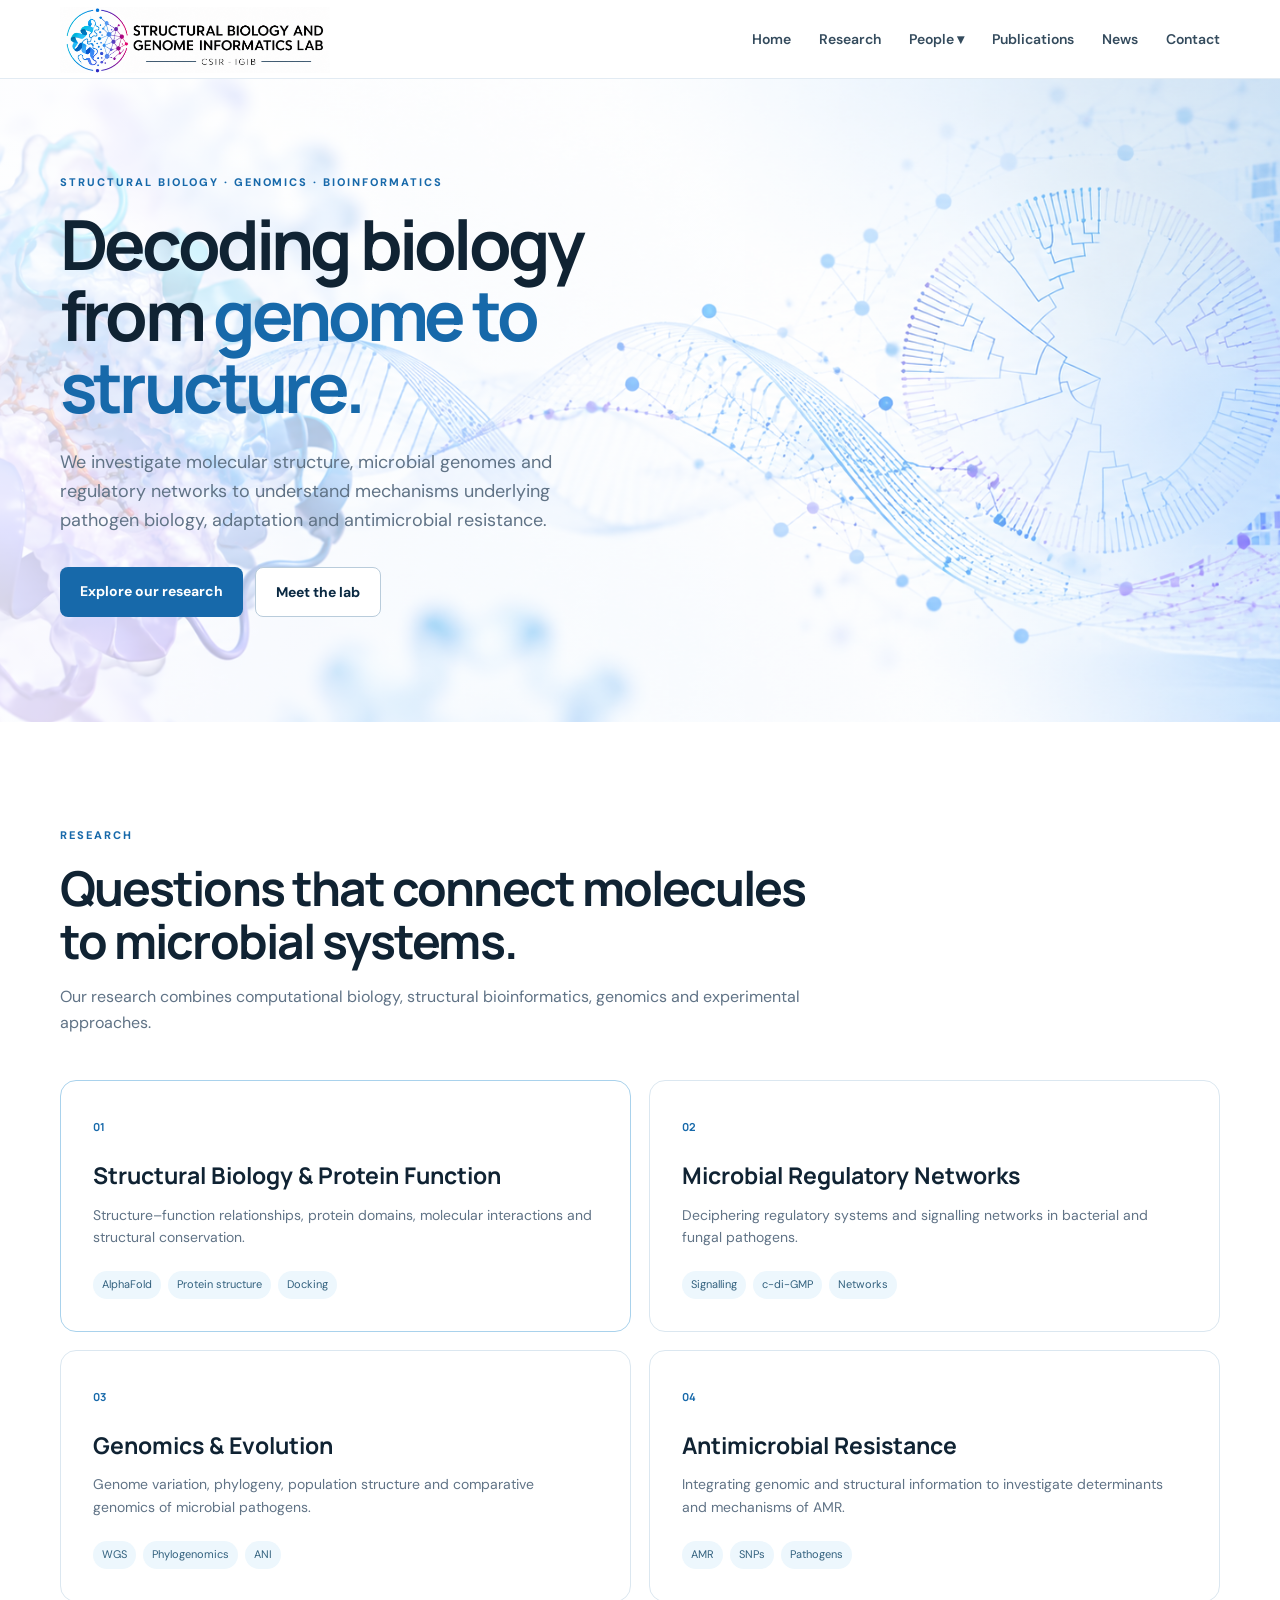
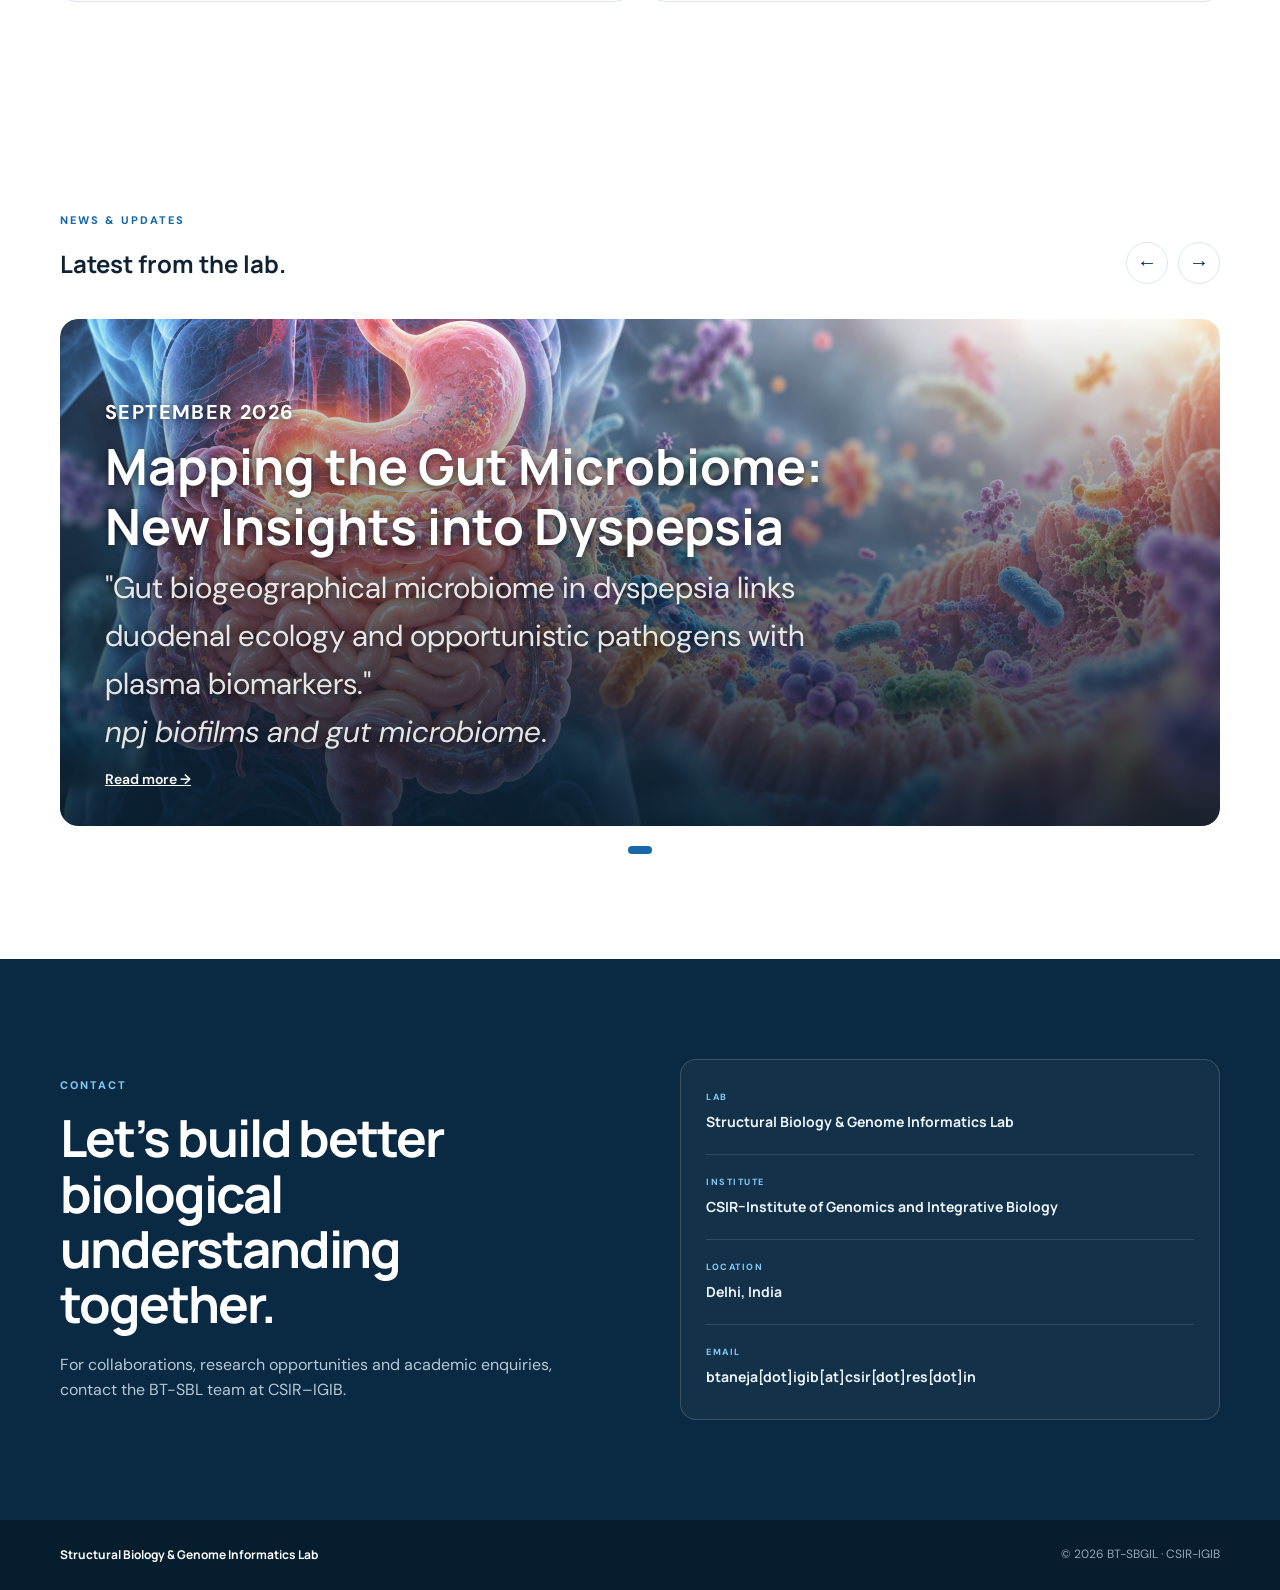
<file: index.html>
<!DOCTYPE html>
<html lang="en">
<head>
  <meta charset="UTF-8">
  <meta name="viewport" content="width=device-width, initial-scale=1.0">
  <meta name="description" content="Structural Biology and Genome Informatics Lab, CSIR-IGIB.">
  <title>Structural Biology & Genome Informatics Lab</title>
  <link rel="preconnect" href="https://fonts.googleapis.com">
  <link rel="preconnect" href="https://fonts.gstatic.com" crossorigin>
  <link href="https://fonts.googleapis.com/css2?family=DM+Sans:wght@400;500;600;700&family=Manrope:wght@500;600;700;800&display=swap" rel="stylesheet">
  <link rel="stylesheet" href="css/style.css">
</head>
<body>

  <header class="site-header">
    <div class="container nav-wrap">

      <a class="brand" href="index.html" aria-label="BT-SBGIL home">
        <img src="assets/logo.png" alt="Structural Biology and Genome Informatics Lab">
      </a>

      <button class="menu-toggle" aria-label="Open navigation" aria-expanded="false">☰</button>

      <nav class="nav" aria-label="Main navigation">
        <a href="index.html">Home</a>
        <a href="#research">Research</a>

        <div class="nav-dropdown">
          <button class="nav-dropdown-button" type="button">People ▾</button>
          <div class="nav-dropdown-menu">
            <a href="members/index.html">Members</a>
            <a href="gallery/index.html">Gallery</a>
          </div>
        </div>

        <a href="publications/index.html">Publications</a>
        <a href="#news">News</a>
        <a href="#contact">Contact</a>
      </nav>

    </div>
  </header>

  <main>

    <section id="home" class="hero">
      <div class="hero-grid container">
        <div class="hero-copy">
          <p class="eyebrow">STRUCTURAL BIOLOGY · GENOMICS · BIOINFORMATICS</p>
          <h1>Decoding biology from <span>genome to structure.</span></h1>
          <p class="hero-text">
            We investigate molecular structure, microbial genomes and regulatory networks
            to understand mechanisms underlying pathogen biology, adaptation and antimicrobial resistance.
          </p>
          <div class="hero-actions">
            <a class="button primary" href="#research">Explore our research</a>
            <a class="button secondary" href="members/index.html">Meet the lab</a>
          </div>
        </div>
      </div>
    </section>


    <section id="research" class="section">
      <div class="container">
        <div class="section-heading">
          <p class="eyebrow">RESEARCH</p>
          <h2>Questions that connect molecules to microbial systems.</h2>
          <p>Our research combines computational biology, structural bioinformatics, genomics and experimental approaches.</p>
        </div>

        <div class="research-grid">
          <article class="research-card featured">
            <span class="card-index">01</span>
            <h3>Structural Biology &amp; Protein Function</h3>
            <p>Structure–function relationships, protein domains, molecular interactions and structural conservation.</p>
            <div class="tags"><span>AlphaFold</span><span>Protein structure</span><span>Docking</span></div>
          </article>

          <article class="research-card">
            <span class="card-index">02</span>
            <h3>Microbial Regulatory Networks</h3>
            <p>Deciphering regulatory systems and signalling networks in bacterial and fungal pathogens.</p>
            <div class="tags"><span>Signalling</span><span>c-di-GMP</span><span>Networks</span></div>
          </article>

          <article class="research-card">
            <span class="card-index">03</span>
            <h3>Genomics &amp; Evolution</h3>
            <p>Genome variation, phylogeny, population structure and comparative genomics of microbial pathogens.</p>
            <div class="tags"><span>WGS</span><span>Phylogenomics</span><span>ANI</span></div>
          </article>

          <article class="research-card">
            <span class="card-index">04</span>
            <h3>Antimicrobial Resistance</h3>
            <p>Integrating genomic and structural information to investigate determinants and mechanisms of AMR.</p>
            <div class="tags"><span>AMR</span><span>SNPs</span><span>Pathogens</span></div>
          </article>
        </div>
      </div>
    </section>

    <!-- NEWS -->
<section class="section news-section" id="news">

  <div class="container">

    <div class="section-head news-head">

      <div>
        <p class="eyebrow">NEWS &amp; UPDATES</p>

        <h2>Latest from the lab.</h2>
      </div>

      <div class="news-controls">

        <button class="news-arrow news-prev" type="button" aria-label="Previous news">
          ←
        </button>

        <button class="news-arrow news-next" type="button" aria-label="Next news">
          →
        </button>

      </div>

    </div>


    <div class="news-slider">

      <div class="news-track">


        <!-- NEWS ITEM 01 -->
        <article class="news-slide">

          <div class="news-image-link">

            <img
              src="assets/news/npj-gut.png"
              alt="News image"
            >

        <div class="news-overlay">

          <span class="news-date">
            SEPTEMBER 2026
          </span>

          <h3>
            Mapping the Gut Microbiome: New Insights into Dyspepsia
          </h3>

          <p>
            "Gut biogeographical microbiome in dyspepsia links duodenal ecology and opportunistic pathogens with plasma biomarkers."<br>
            <em>npj biofilms and gut microbiome</em>.
          </p>

      <a
        class="news-read"
        href="https://www.nature.com/articles/s41522-026-01101-9"
        target="_blank"
        rel="noopener noreferrer"
      >
        Read more →
      </a>

    </div>

  </div>

</article>
                


        

      </div>

    </div>


    <!-- DOTS -->
    <div class="news-dots" aria-label="News navigation"></div>

  </div>

</section>

    <section id="contact" class="contact-section">
      <div class="container contact-grid">
        <div>
          <p class="eyebrow light">CONTACT</p>
          <h2>Let’s build better biological understanding together.</h2>
          <p>For collaborations, research opportunities and academic enquiries, contact the BT-SBL team at CSIR–IGIB.</p>
        </div>

        <div class="contact-box">
          <div><span>LAB</span><strong>Structural Biology &amp; Genome Informatics Lab</strong></div>
          <div><span>INSTITUTE</span><strong>CSIR–Institute of Genomics and Integrative Biology</strong></div>
          <div><span>LOCATION</span><strong>Delhi, India</strong></div>
          <div><span>EMAIL</span><strong>btaneja[dot]igib[at]csir[dot]res[dot]in</strong></div>
        </div>
      </div>
    </section>

  </main>

  <footer>
    <div class="container footer-wrap">
      <div><strong>Structural Biology &amp; Genome Informatics Lab</strong></div>
      <p>© 2026 BT-SBGIL · CSIR-IGIB</p>
    </div>
  </footer>

  <script src="js/script.js"></script>
</body>
</html>
</file>
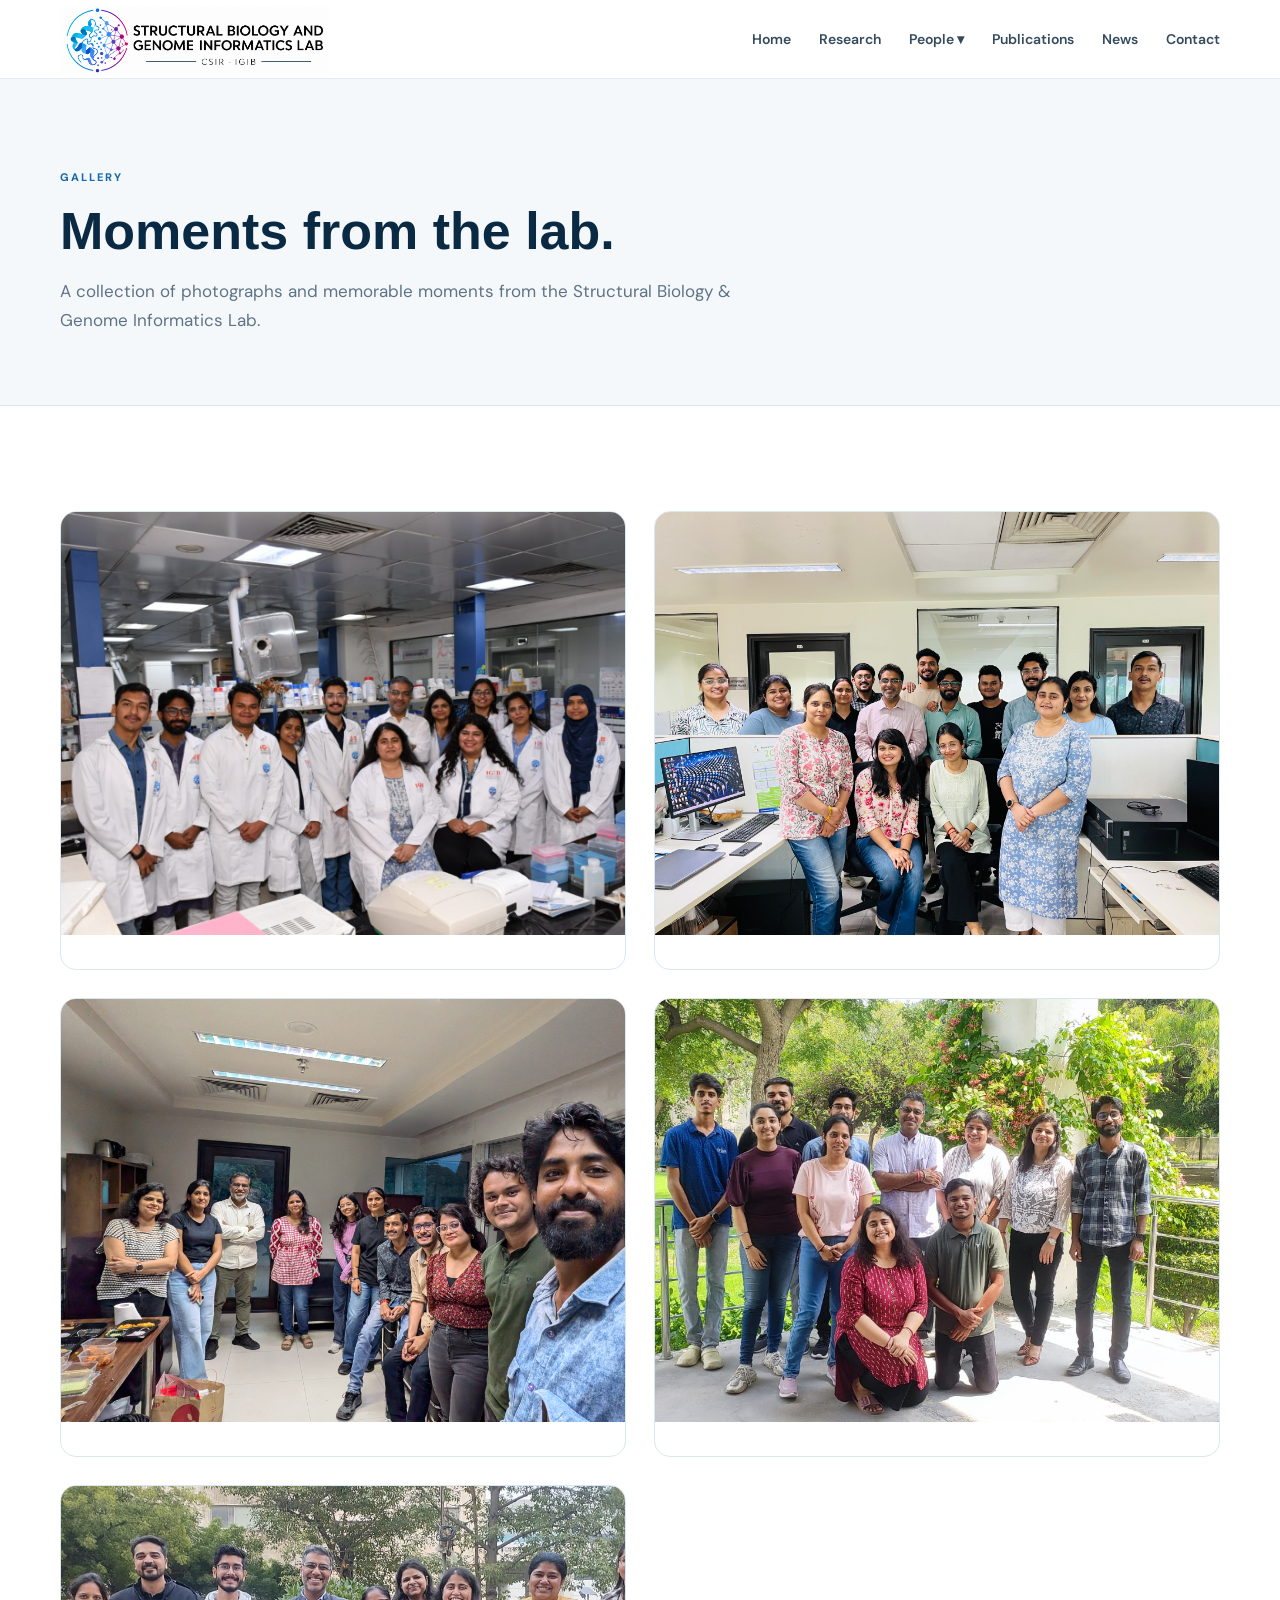
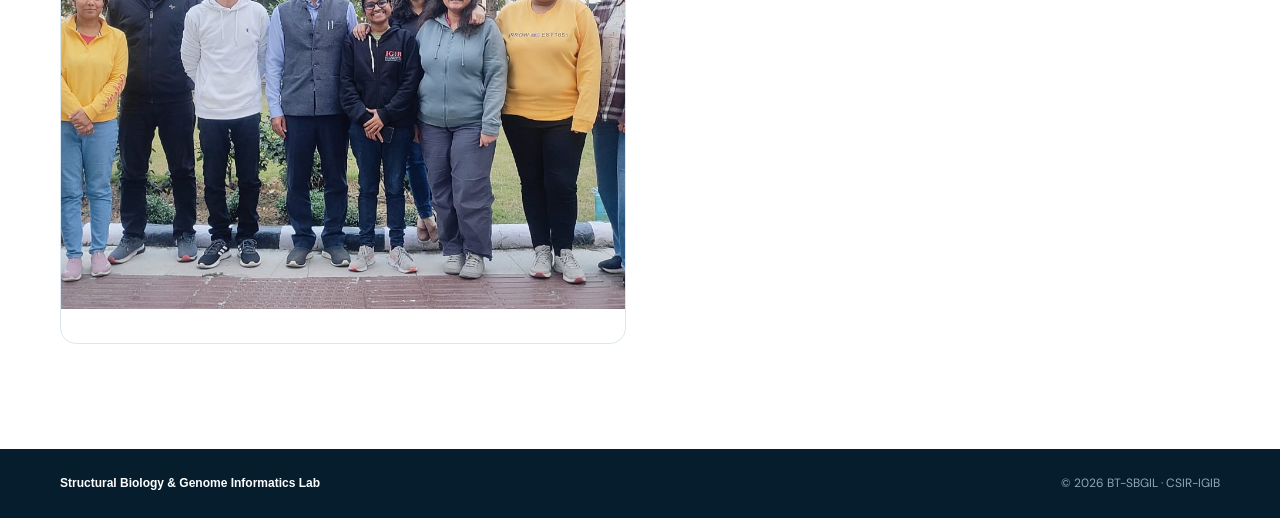
<file: gallery/index.html>
<!DOCTYPE html>
<html lang="en">
<head>
  <meta charset="UTF-8">
  <meta name="viewport" content="width=device-width, initial-scale=1.0">

  <meta name="description" content="Gallery of the Structural Biology and Genome Informatics Lab, CSIR-IGIB.">

  <title>Gallery | Structural Biology & Genome Informatics Lab</title>

  <link rel="preconnect" href="https://fonts.googleapis.com">
  <link rel="preconnect" href="https://fonts.gstatic.com" crossorigin>

  <link href="https://fonts.googleapis.com/css2?family=DM+Sans:wght@400;500;600;700;800&display=swap" rel="stylesheet">

  <link rel="stylesheet" href="../css/style.css">
</head>

<body>

  <!-- HEADER -->
  <header class="site-header">

    <div class="container nav-wrap">

      <a class="brand" href="../index.html" aria-label="BT-SBGIL home">
        <img src="../assets/logo.png" alt="Structural Biology and Genome Informatics Lab">
      </a>

      <button class="menu-toggle" aria-label="Open navigation" aria-expanded="false">
        ☰
      </button>

      <nav class="nav" aria-label="Main navigation">

        <a href="../index.html">Home</a>

        <a href="../index.html#research">Research</a>

        <div class="nav-dropdown">

          <button class="nav-dropdown-button" type="button">
            People ▾
          </button>

          <div class="nav-dropdown-menu">
            <a href="../members/index.html">Members</a>
            <a href="index.html">Gallery</a>
          </div>

        </div>

        <a href="../publications/index.html">Publications</a>

        <a href="../index.html#news">News</a>

        <a href="../index.html#contact">Contact</a>

      </nav>

    </div>

  </header>


  <!-- GALLERY HERO -->
  <main>

    <section class="page-hero">

      <div class="container">

        <p class="eyebrow">GALLERY</p>

        <h1>Moments from the lab.</h1>

        <p>
          A collection of photographs and memorable moments
          from the Structural Biology &amp; Genome Informatics Lab.
        </p>

      </div>

    </section>


    <!-- GALLERY -->
    <section class="section gallery-section">

      <div class="container">

        <div class="gallery-grid">


          <!-- PHOTO 01 -->
          <figure class="gallery-item">

            <img
              src="../assets/gallery/photoshoot_2025.jpeg"
              alt="Group photograph of the Structural Biology and Genome Informatics Lab"
            >

            <figcaption>
              
            </figcaption>

          </figure>


          <!-- PHOTO 02 -->
          <figure class="gallery-item">

            <img
              src="../assets/gallery/2025_group_teachersDay.jpeg"
              alt="Group photograph of the Structural Biology and Genome Informatics Lab"
            >

            <figcaption>
             
            </figcaption>

          </figure>


          <!-- PHOTO 03 -->
          <figure class="gallery-item">

            <img
              src="../assets/gallery/2026_group_teachersDay.jpeg"
              alt="Group photograph of the Structural Biology and Genome Informatics Lab"
            >

            <figcaption>
              
            </figcaption>

          </figure>


          <!-- PHOTO 04 -->
          <figure class="gallery-item">

            <img
              src="../assets/gallery/image_a.jpeg"
              alt="Group photograph of the Structural Biology and Genome Informatics Lab"
            >

            <figcaption>
              
            </figcaption>

          </figure>


          <!-- PHOTO 05 -->
          <figure class="gallery-item">

            <img
              src="../assets/gallery/image_b.jpeg"
              alt="Group photograph of the Structural Biology and Genome Informatics Lab"
            >

            <figcaption>
              
            </figcaption>

          </figure>


        </div>

      </div>

    </section>

  </main>


  <!-- FOOTER -->
  <footer>

    <div class="container footer-wrap">

      <div>
        <strong>
          Structural Biology &amp; Genome Informatics Lab
        </strong>
      </div>

      <p>
        © 2026 BT-SBGIL · CSIR-IGIB
      </p>

    </div>

  </footer>


  <script src="../js/script.js"></script>

</body>
</html>
</file>
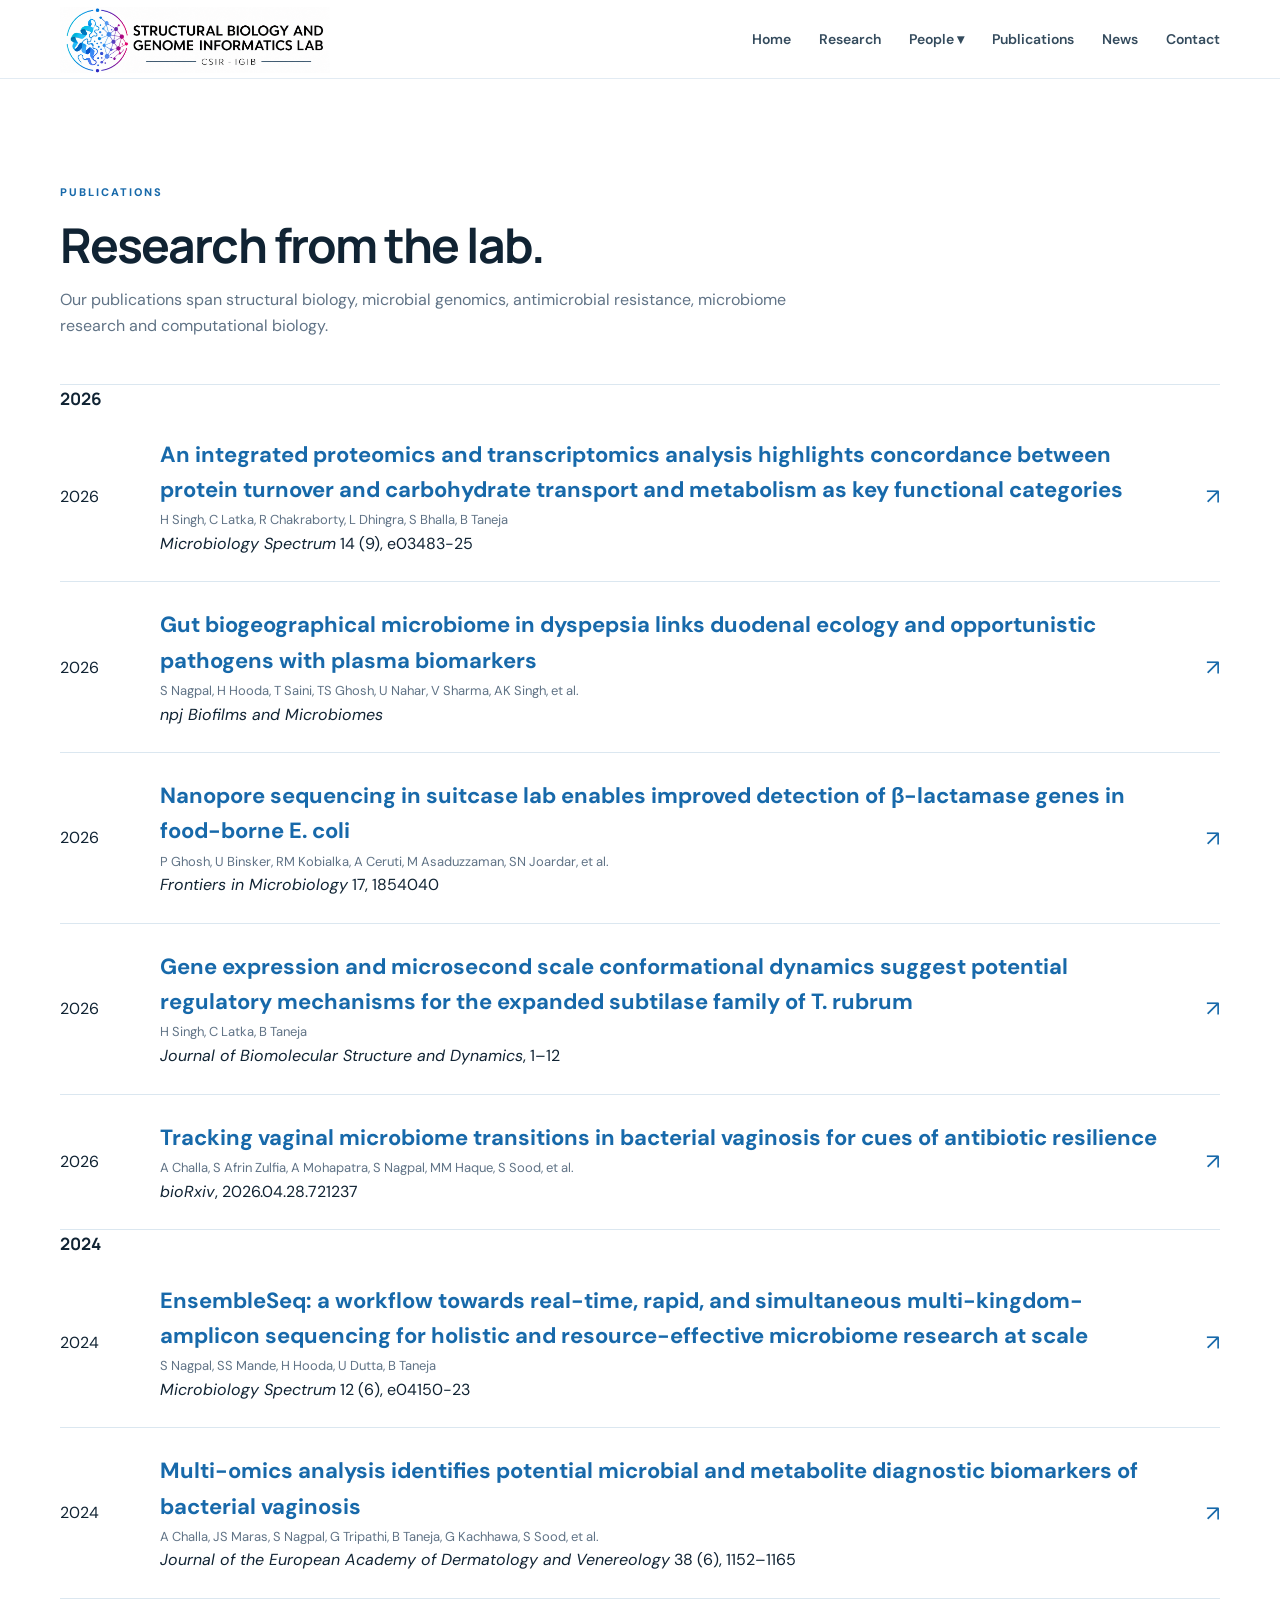
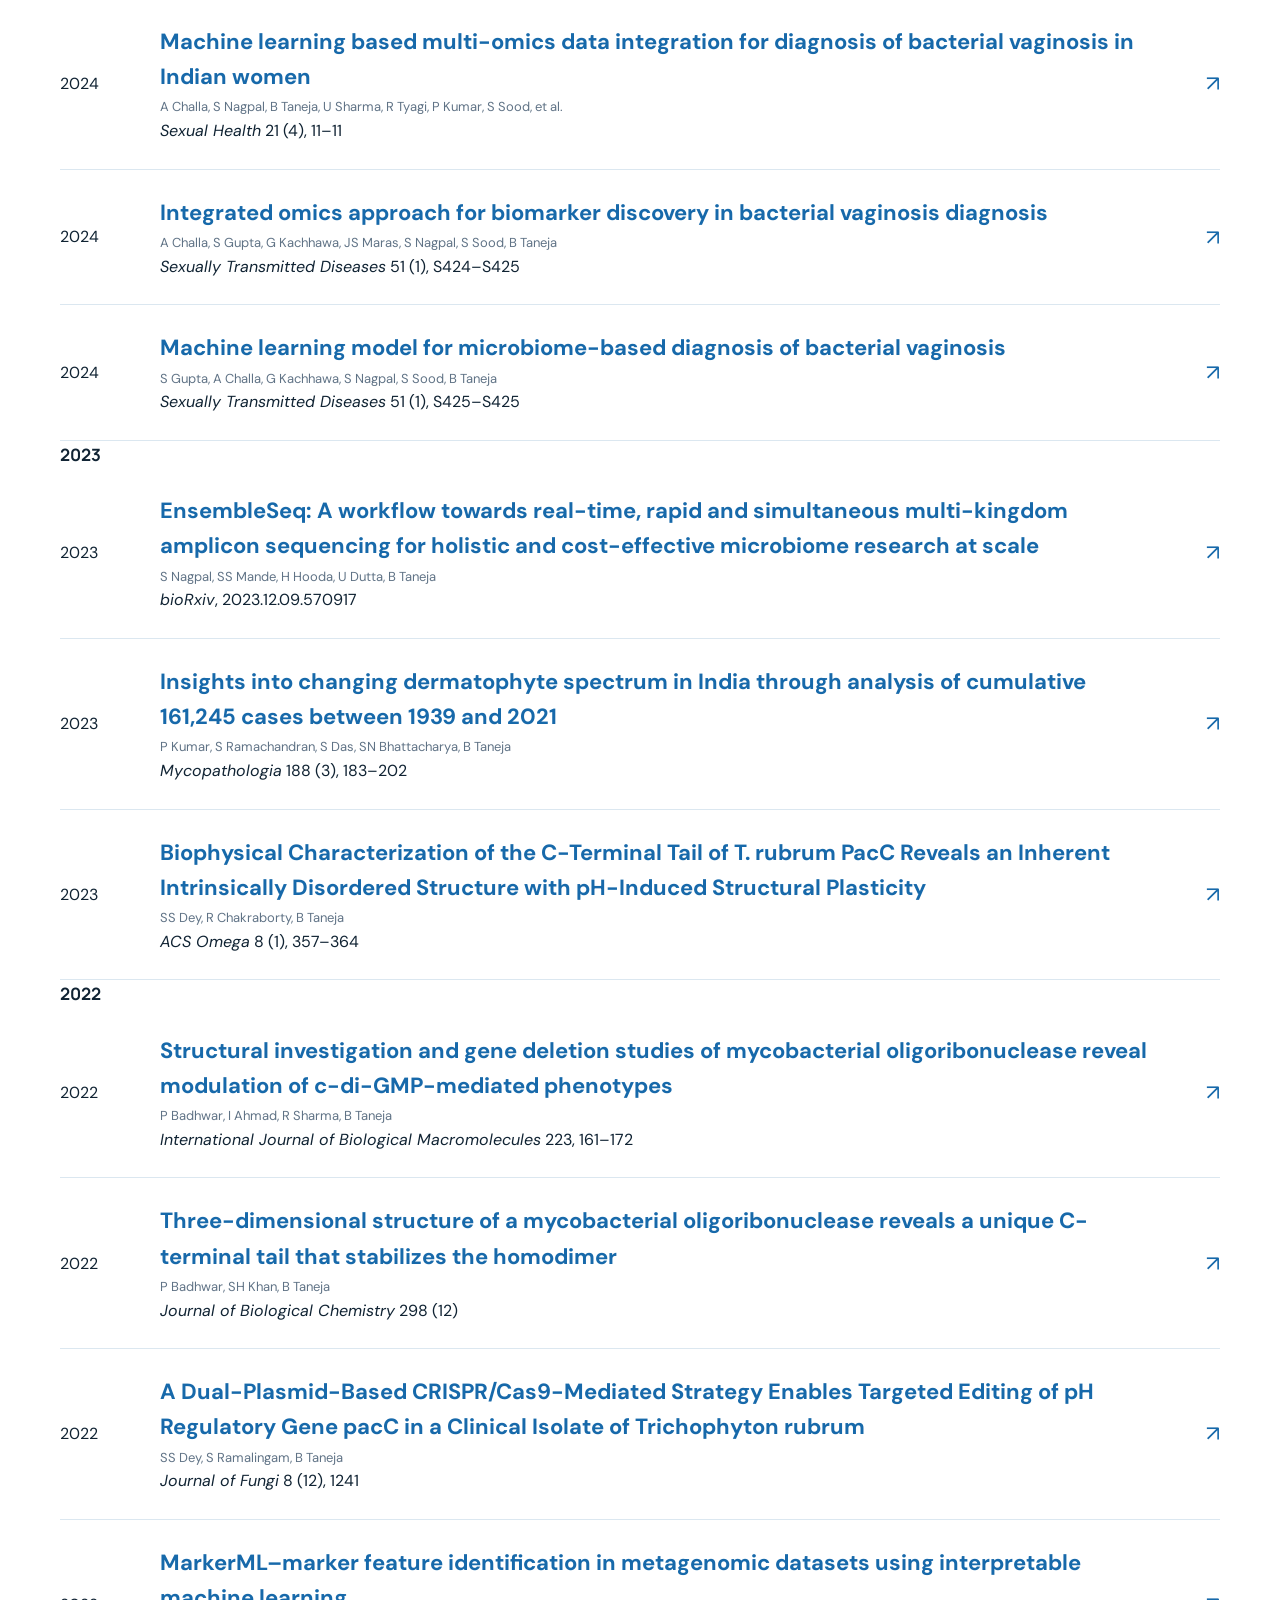
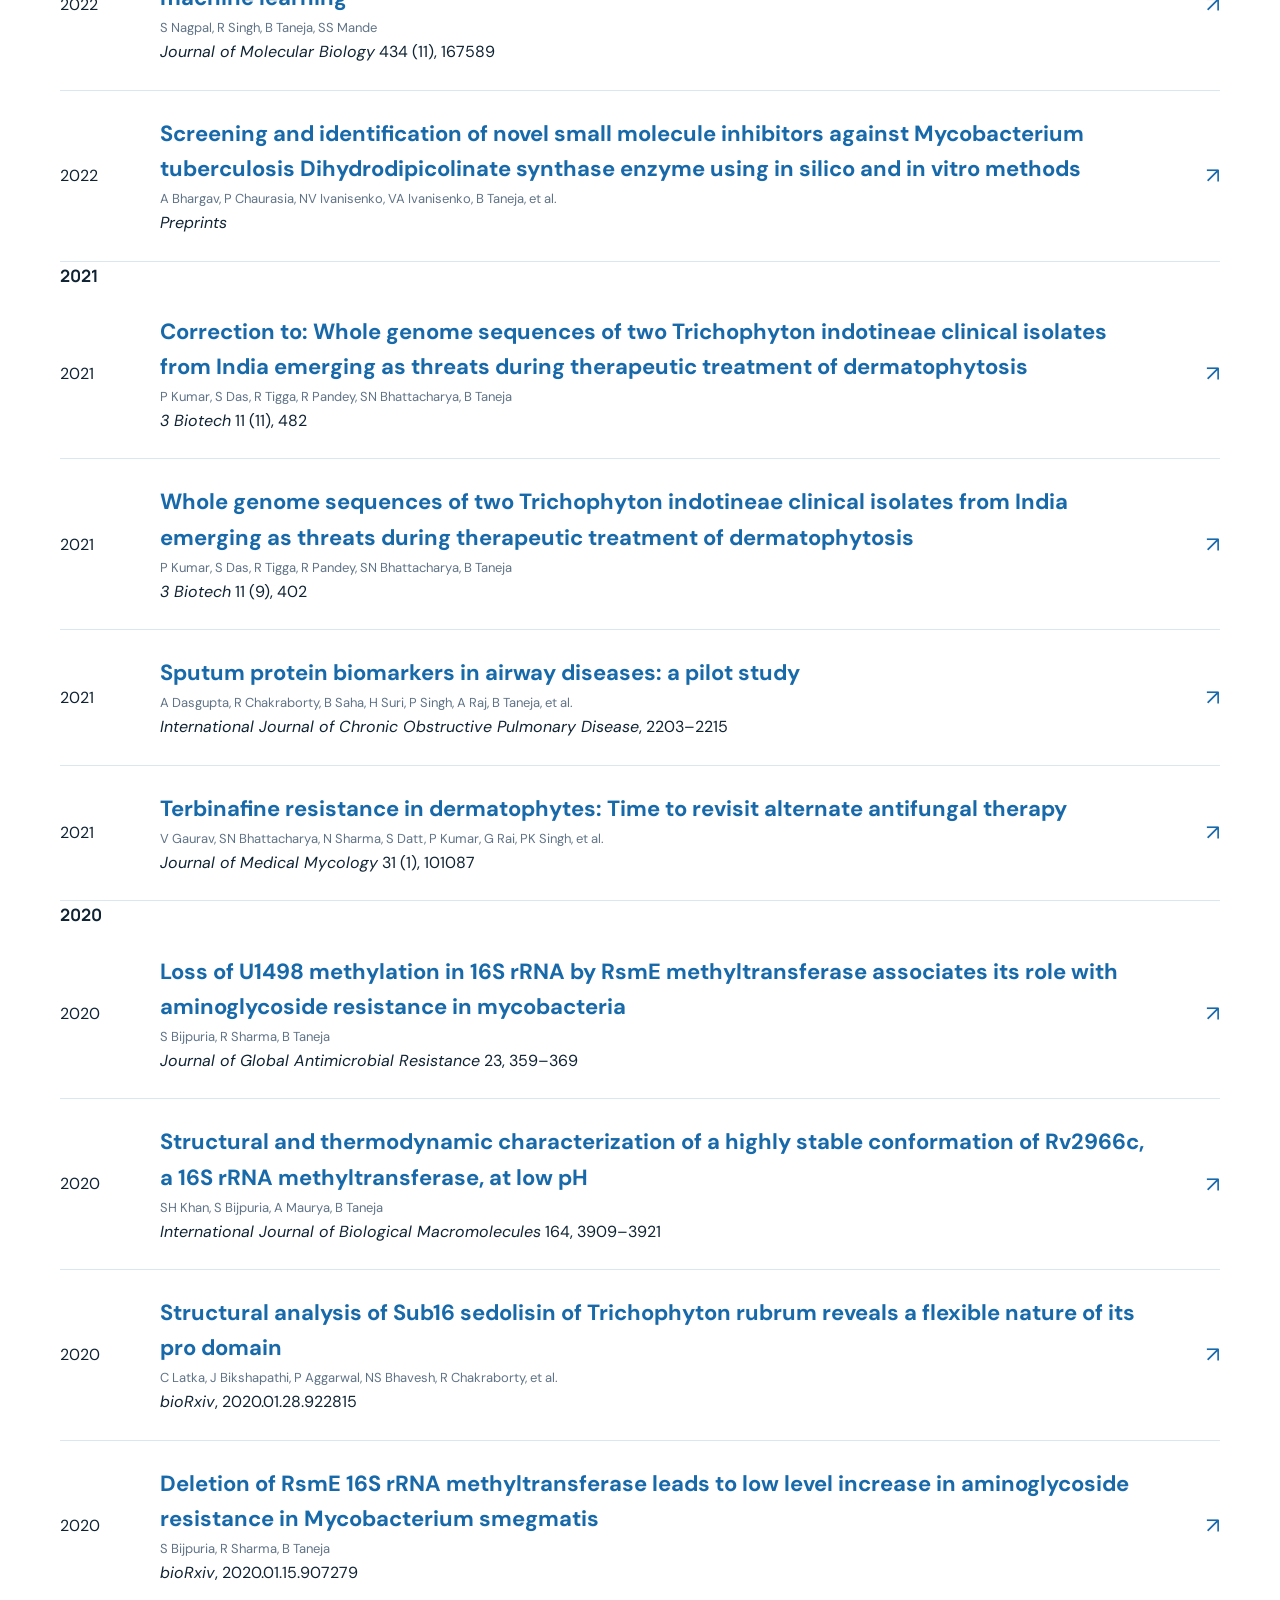
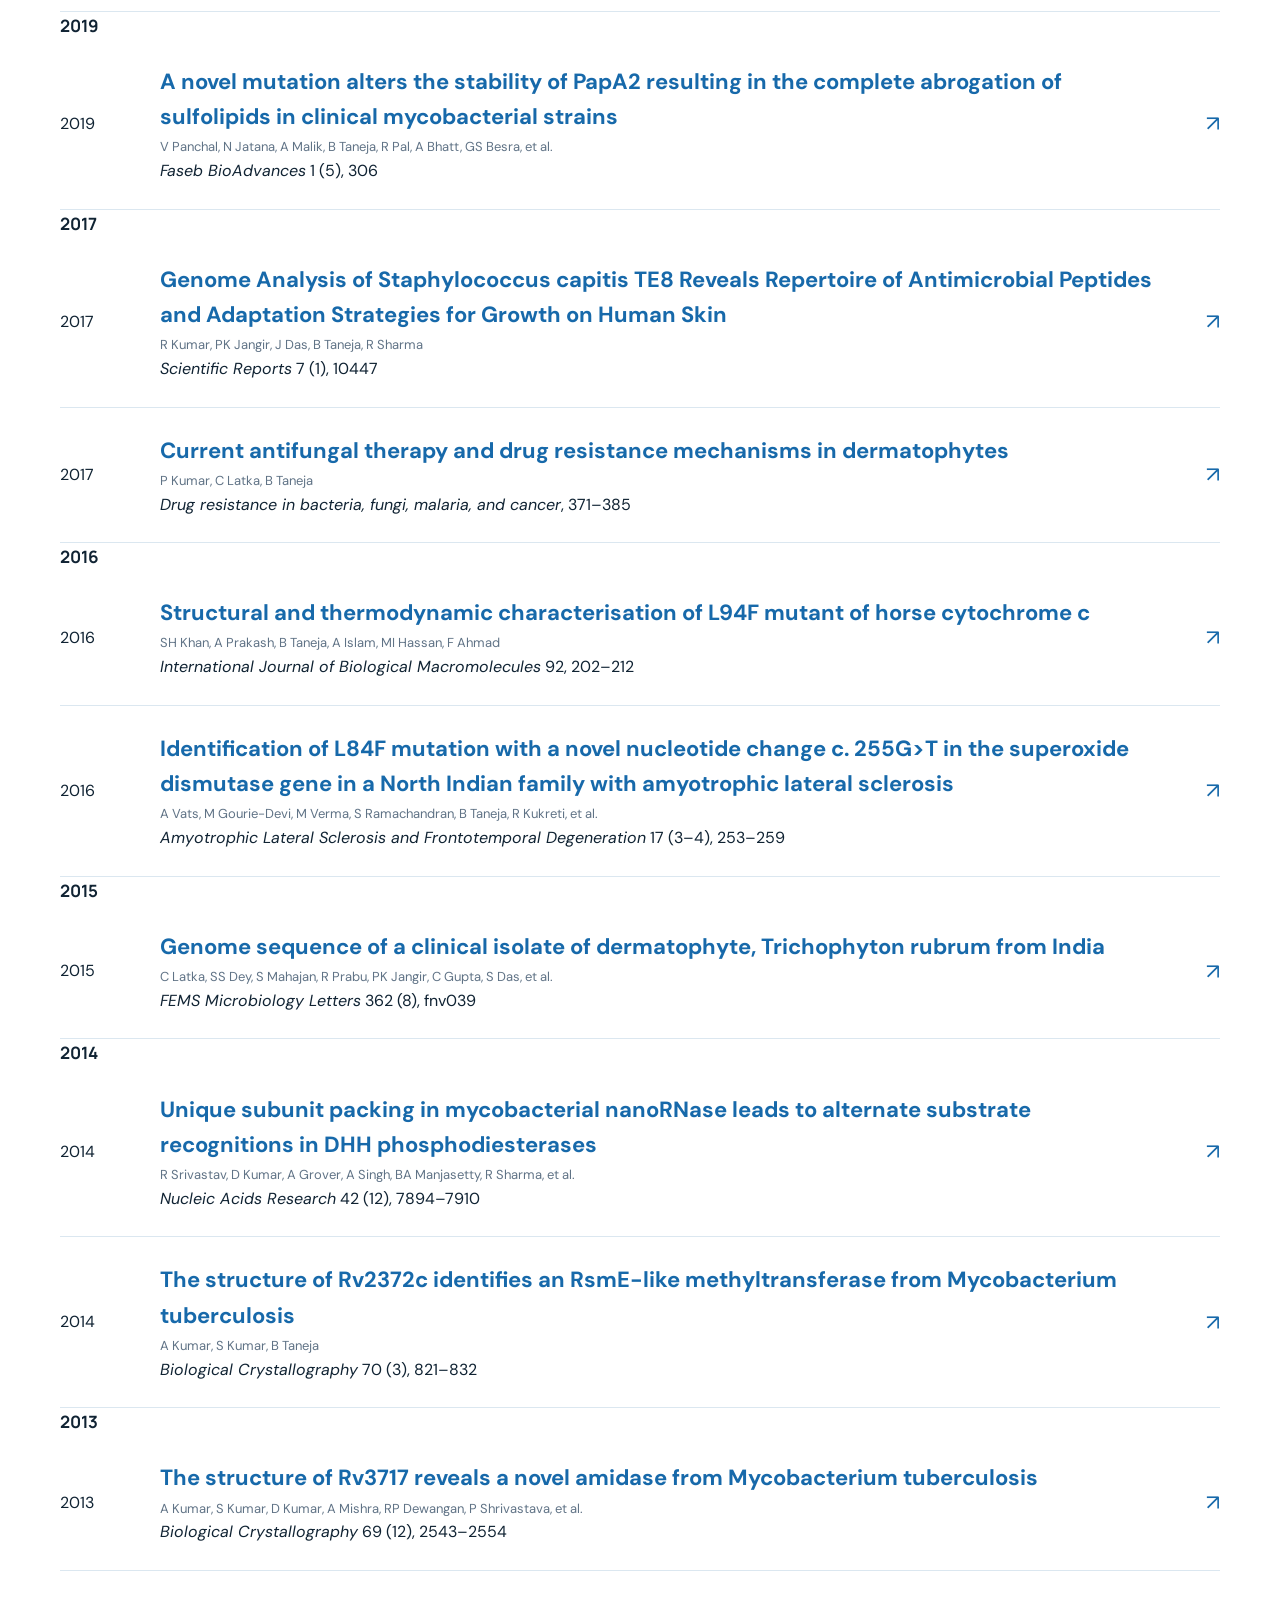
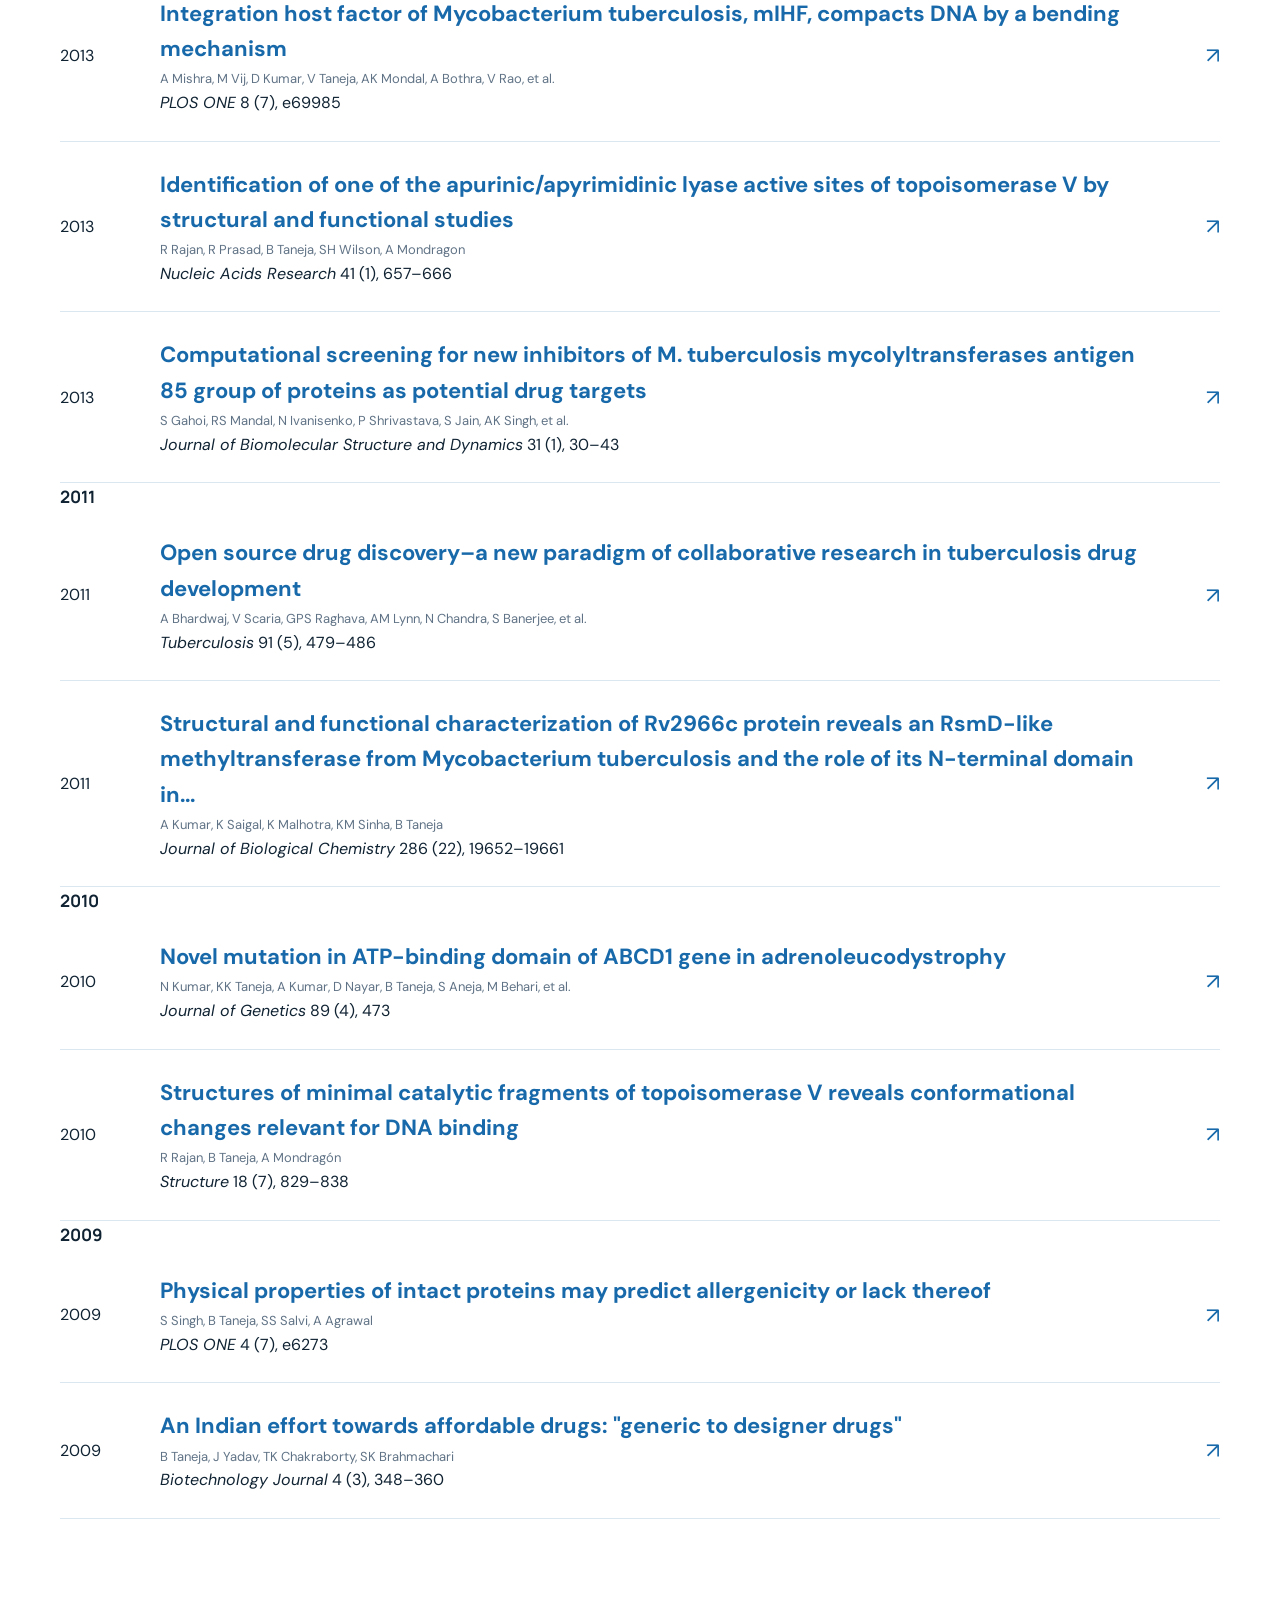
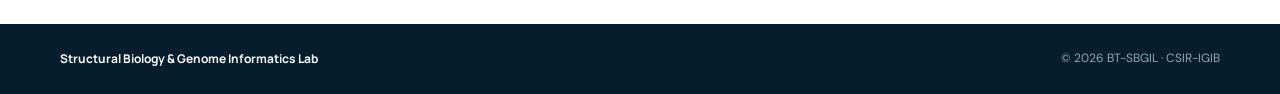
<file: publications/index.html>
<!DOCTYPE html>
<html lang="en">
<head>
  <meta charset="UTF-8">
  <meta name="viewport" content="width=device-width, initial-scale=1.0">
  <meta name="description" content="Publications of the Structural Biology and Genome Informatics Lab.">
  <title>Publications | Structural Biology & Genome Informatics Lab</title>
  <link rel="preconnect" href="https://fonts.googleapis.com">
  <link rel="preconnect" href="https://fonts.gstatic.com" crossorigin>
  <link href="https://fonts.googleapis.com/css2?family=DM+Sans:wght@400;500;600;700&family=Manrope:wght@500;600;700;800&display=swap" rel="stylesheet">
  <link rel="stylesheet" href="../css/style.css">
</head>
<body>
<header class="site-header">
  <div class="container nav-wrap">
    <a class="brand" href="../index.html" aria-label="BT-SBGIL home">
      <img src="../assets/logo.png" alt="Structural Biology and Genome Informatics Lab">
    </a>
    <button class="menu-toggle" aria-label="Open navigation" aria-expanded="false">☰</button>
    <nav class="nav" aria-label="Main navigation">
      <a href="../index.html">Home</a>
      <a href="../index.html#research">Research</a>
      <div class="nav-dropdown">
        <button class="nav-dropdown-button" type="button">People ▾</button>
        <div class="nav-dropdown-menu">
          <a href="../members/index.html">Members</a>
          <a href="../gallery/index.html">Gallery</a>
        </div>
      </div>
      <a href="index.html">Publications</a>
      <a href="../index.html#news">News</a>
      <a href="../index.html#contact">Contact</a>
    </nav>
  </div>
</header>
<main>
  
  </section>
   <section id="publications" class="section">
  <div class="container">

    <div class="section-heading">
      <p class="eyebrow">PUBLICATIONS</p>
      <h2>Research from the lab.</h2>
      <p>
        Our publications span structural biology, microbial genomics,
        antimicrobial resistance, microbiome research and computational biology.
      </p>
    </div>

    <div class="publication-list">

      <!-- ==================== 2026 ==================== -->

      <div class="publication-year">
        <h3>2026</h3>

        <article class="publication">
          <div class="publication-year-label">2026</div>
          <div class="publication-content">
            <h4>
              <a href="https://scholar.google.com/citations?view_op=view_citation&hl=en&user=vE_0cBAAAAAJ&sortby=pubdate&citation_for_view=vE_0cBAAAAAJ%3ARYcK_YlVTxYC"
                 target="_blank">
                An integrated proteomics and transcriptomics analysis highlights concordance between protein turnover and carbohydrate transport and metabolism as key functional categories
              </a>
            </h4>
            <p>H Singh, C Latka, R Chakraborty, L Dhingra, S Bhalla, B Taneja</p>
            <span><em>Microbiology Spectrum</em> 14 (9), e03483-25</span>
          </div>
          <a class="publication-link"
             href="https://scholar.google.com/citations?view_op=view_citation&hl=en&user=vE_0cBAAAAAJ&sortby=pubdate&citation_for_view=vE_0cBAAAAAJ%3ARYcK_YlVTxYC"
             target="_blank">
            ↗
          </a>
        </article>

        <article class="publication">
          <div class="publication-year-label">2026</div>
          <div class="publication-content">
            <h4>
              <a href="https://scholar.google.com/citations?view_op=view_citation&hl=en&user=vE_0cBAAAAAJ&sortby=pubdate&citation_for_view=vE_0cBAAAAAJ%3AlSLTfruPkqcC"
                 target="_blank">
                Gut biogeographical microbiome in dyspepsia links duodenal ecology and opportunistic pathogens with plasma biomarkers
              </a>
            </h4>
            <p>S Nagpal, H Hooda, T Saini, TS Ghosh, U Nahar, V Sharma, AK Singh, et al.</p>
            <span><em>npj Biofilms and Microbiomes</em></span>
          </div>
          <a class="publication-link"
             href="https://scholar.google.com/citations?view_op=view_citation&hl=en&user=vE_0cBAAAAAJ&sortby=pubdate&citation_for_view=vE_0cBAAAAAJ%3AlSLTfruPkqcC"
             target="_blank">↗</a>
        </article>

        <article class="publication">
          <div class="publication-year-label">2026</div>
          <div class="publication-content">
            <h4>
              <a href="https://scholar.google.com/citations?view_op=view_citation&hl=en&user=vE_0cBAAAAAJ&sortby=pubdate&citation_for_view=vE_0cBAAAAAJ%3ANaGl4SEjCO4C"
                 target="_blank">
                Nanopore sequencing in suitcase lab enables improved detection of β-lactamase genes in food-borne E. coli
              </a>
            </h4>
            <p>P Ghosh, U Binsker, RM Kobialka, A Ceruti, M Asaduzzaman, SN Joardar, et al.</p>
            <span><em>Frontiers in Microbiology</em> 17, 1854040</span>
          </div>
          <a class="publication-link"
             href="https://scholar.google.com/citations?view_op=view_citation&hl=en&user=vE_0cBAAAAAJ&sortby=pubdate&citation_for_view=vE_0cBAAAAAJ%3ANaGl4SEjCO4C"
             target="_blank">↗</a>
        </article>

        <article class="publication">
          <div class="publication-year-label">2026</div>
          <div class="publication-content">
            <h4>
              <a href="https://scholar.google.com/citations?view_op=view_citation&hl=en&user=vE_0cBAAAAAJ&sortby=pubdate&citation_for_view=vE_0cBAAAAAJ%3AJ_g5lzvAfSwC"
                 target="_blank">
                Gene expression and microsecond scale conformational dynamics suggest potential regulatory mechanisms for the expanded subtilase family of T. rubrum
              </a>
            </h4>
            <p>H Singh, C Latka, B Taneja</p>
            <span><em>Journal of Biomolecular Structure and Dynamics</em>, 1–12</span>
          </div>
          <a class="publication-link"
             href="https://scholar.google.com/citations?view_op=view_citation&hl=en&user=vE_0cBAAAAAJ&sortby=pubdate&citation_for_view=vE_0cBAAAAAJ%3AJ_g5lzvAfSwC"
             target="_blank">↗</a>
        </article>

        <article class="publication">
          <div class="publication-year-label">2026</div>
          <div class="publication-content">
            <h4>
              <a href="https://scholar.google.com/citations?view_op=view_citation&hl=en&user=vE_0cBAAAAAJ&sortby=pubdate&citation_for_view=vE_0cBAAAAAJ%3ARGFaLdJalmkC"
                 target="_blank">
                Tracking vaginal microbiome transitions in bacterial vaginosis for cues of antibiotic resilience
              </a>
            </h4>
            <p>A Challa, S Afrin Zulfia, A Mohapatra, S Nagpal, MM Haque, S Sood, et al.</p>
            <span><em>bioRxiv</em>, 2026.04.28.721237</span>
          </div>
          <a class="publication-link"
             href="https://scholar.google.com/citations?view_op=view_citation&hl=en&user=vE_0cBAAAAAJ&sortby=pubdate&citation_for_view=vE_0cBAAAAAJ%3ARGFaLdJalmkC"
             target="_blank">↗</a>
        </article>
      </div>


      <!-- ==================== 2024 ==================== -->

      <div class="publication-year">
        <h3>2024</h3>

        <article class="publication">
          <div class="publication-year-label">2024</div>
          <div class="publication-content">
            <h4>
              <a href="https://scholar.google.com/citations?view_op=view_citation&hl=en&user=vE_0cBAAAAAJ&sortby=pubdate&citation_for_view=vE_0cBAAAAAJ%3ABqipwSGYUEgC"
                 target="_blank">
                EnsembleSeq: a workflow towards real-time, rapid, and simultaneous multi-kingdom-amplicon sequencing for holistic and resource-effective microbiome research at scale
              </a>
            </h4>
            <p>S Nagpal, SS Mande, H Hooda, U Dutta, B Taneja</p>
            <span><em>Microbiology Spectrum</em> 12 (6), e04150-23</span>
          </div>
          <a class="publication-link"
             href="https://scholar.google.com/citations?view_op=view_citation&hl=en&user=vE_0cBAAAAAJ&sortby=pubdate&citation_for_view=vE_0cBAAAAAJ%3ABqipwSGYUEgC"
             target="_blank">↗</a>
        </article>

        <article class="publication">
          <div class="publication-year-label">2024</div>
          <div class="publication-content">
            <h4>
              <a href="https://scholar.google.com/citations?view_op=view_citation&hl=en&user=vE_0cBAAAAAJ&sortby=pubdate&citation_for_view=vE_0cBAAAAAJ%3AhMod-77fHWUC"
                 target="_blank">
                Multi-omics analysis identifies potential microbial and metabolite diagnostic biomarkers of bacterial vaginosis
              </a>
            </h4>
            <p>A Challa, JS Maras, S Nagpal, G Tripathi, B Taneja, G Kachhawa, S Sood, et al.</p>
            <span><em>Journal of the European Academy of Dermatology and Venereology</em> 38 (6), 1152–1165</span>
          </div>
          <a class="publication-link"
             href="https://scholar.google.com/citations?view_op=view_citation&hl=en&user=vE_0cBAAAAAJ&sortby=pubdate&citation_for_view=vE_0cBAAAAAJ%3AhMod-77fHWUC"
             target="_blank">↗</a>
        </article>

        <article class="publication">
          <div class="publication-year-label">2024</div>
          <div class="publication-content">
            <h4>
              <a href="https://scholar.google.com/citations?view_op=view_citation&hl=en&user=vE_0cBAAAAAJ&sortby=pubdate&citation_for_view=vE_0cBAAAAAJ%3AO3NaXMp0MMsC"
                 target="_blank">
                Machine learning based multi-omics data integration for diagnosis of bacterial vaginosis in Indian women
              </a>
            </h4>
            <p>A Challa, S Nagpal, B Taneja, U Sharma, R Tyagi, P Kumar, S Sood, et al.</p>
            <span><em>Sexual Health</em> 21 (4), 11–11</span>
          </div>
          <a class="publication-link"
             href="https://scholar.google.com/citations?view_op=view_citation&hl=en&user=vE_0cBAAAAAJ&sortby=pubdate&citation_for_view=vE_0cBAAAAAJ%3AO3NaXMp0MMsC"
             target="_blank">↗</a>
        </article>

        <article class="publication">
          <div class="publication-year-label">2024</div>
          <div class="publication-content">
            <h4>
              <a href="https://scholar.google.com/citations?view_op=view_citation&hl=en&user=vE_0cBAAAAAJ&sortby=pubdate&citation_for_view=vE_0cBAAAAAJ%3AYFjsv_pBGBYC"
                 target="_blank">
                Integrated omics approach for biomarker discovery in bacterial vaginosis diagnosis
              </a>
            </h4>
            <p>A Challa, S Gupta, G Kachhawa, JS Maras, S Nagpal, S Sood, B Taneja</p>
            <span><em>Sexually Transmitted Diseases</em> 51 (1), S424–S425</span>
          </div>
          <a class="publication-link"
             href="https://scholar.google.com/citations?view_op=view_citation&hl=en&user=vE_0cBAAAAAJ&sortby=pubdate&citation_for_view=vE_0cBAAAAAJ%3AYFjsv_pBGBYC"
             target="_blank">↗</a>
        </article>

        <article class="publication">
          <div class="publication-year-label">2024</div>
          <div class="publication-content">
            <h4>
              <a href="https://scholar.google.com/citations?view_op=view_citation&hl=en&user=vE_0cBAAAAAJ&sortby=pubdate&citation_for_view=vE_0cBAAAAAJ%3ANMxIlDl6LWMC"
                 target="_blank">
                Machine learning model for microbiome-based diagnosis of bacterial vaginosis
              </a>
            </h4>
            <p>S Gupta, A Challa, G Kachhawa, S Nagpal, S Sood, B Taneja</p>
            <span><em>Sexually Transmitted Diseases</em> 51 (1), S425–S425</span>
          </div>
          <a class="publication-link"
             href="https://scholar.google.com/citations?view_op=view_citation&hl=en&user=vE_0cBAAAAAJ&sortby=pubdate&citation_for_view=vE_0cBAAAAAJ%3ANMxIlDl6LWMC"
             target="_blank">↗</a>
        </article>
      </div>


      <!-- ==================== 2023 ==================== -->

      <div class="publication-year">
        <h3>2023</h3>

        <article class="publication">
          <div class="publication-year-label">2023</div>
          <div class="publication-content">
            <h4>
              <a href="https://scholar.google.com/citations?view_op=view_citation&hl=en&user=vE_0cBAAAAAJ&sortby=pubdate&citation_for_view=vE_0cBAAAAAJ%3AblknAaTinKkC"
                 target="_blank">
                EnsembleSeq: A workflow towards real-time, rapid and simultaneous multi-kingdom amplicon sequencing for holistic and cost-effective microbiome research at scale
              </a>
            </h4>
            <p>S Nagpal, SS Mande, H Hooda, U Dutta, B Taneja</p>
            <span><em>bioRxiv</em>, 2023.12.09.570917</span>
          </div>
          <a class="publication-link"
             href="https://scholar.google.com/citations?view_op=view_citation&hl=en&user=vE_0cBAAAAAJ&sortby=pubdate&citation_for_view=vE_0cBAAAAAJ%3AblknAaTinKkC"
             target="_blank">↗</a>
        </article>

        <article class="publication">
          <div class="publication-year-label">2023</div>
          <div class="publication-content">
            <h4>
              <a href="https://scholar.google.com/citations?view_op=view_citation&hl=en&user=vE_0cBAAAAAJ&sortby=pubdate&citation_for_view=vE_0cBAAAAAJ%3AJV2RwH3_ST0C"
                 target="_blank">
                Insights into changing dermatophyte spectrum in India through analysis of cumulative 161,245 cases between 1939 and 2021
              </a>
            </h4>
            <p>P Kumar, S Ramachandran, S Das, SN Bhattacharya, B Taneja</p>
            <span><em>Mycopathologia</em> 188 (3), 183–202</span>
          </div>
          <a class="publication-link"
             href="https://scholar.google.com/citations?view_op=view_citation&hl=en&user=vE_0cBAAAAAJ&sortby=pubdate&citation_for_view=vE_0cBAAAAAJ%3AJV2RwH3_ST0C"
             target="_blank">↗</a>
        </article>

        <article class="publication">
          <div class="publication-year-label">2023</div>
          <div class="publication-content">
            <h4>
              <a href="https://scholar.google.com/citations?view_op=view_citation&hl=en&user=vE_0cBAAAAAJ&sortby=pubdate&citation_for_view=vE_0cBAAAAAJ%3AmaZDTaKrznsC"
                 target="_blank">
                Biophysical Characterization of the C-Terminal Tail of T. rubrum PacC Reveals an Inherent Intrinsically Disordered Structure with pH-Induced Structural Plasticity
              </a>
            </h4>
            <p>SS Dey, R Chakraborty, B Taneja</p>
            <span><em>ACS Omega</em> 8 (1), 357–364</span>
          </div>
          <a class="publication-link"
             href="https://scholar.google.com/citations?view_op=view_citation&hl=en&user=vE_0cBAAAAAJ&sortby=pubdate&citation_for_view=vE_0cBAAAAAJ%3AmaZDTaKrznsC"
             target="_blank">↗</a>
        </article>
      </div>


      <!-- ==================== 2022 ==================== -->

      <div class="publication-year">
        <h3>2022</h3>

        <article class="publication">
          <div class="publication-year-label">2022</div>
          <div class="publication-content">
            <h4>
              <a href="https://scholar.google.com/citations?view_op=view_citation&hl=en&user=vE_0cBAAAAAJ&sortby=pubdate&citation_for_view=vE_0cBAAAAAJ%3AisC4tDSrTZIC"
                 target="_blank">
                Structural investigation and gene deletion studies of mycobacterial oligoribonuclease reveal modulation of c-di-GMP-mediated phenotypes
              </a>
            </h4>
            <p>P Badhwar, I Ahmad, R Sharma, B Taneja</p>
            <span><em>International Journal of Biological Macromolecules</em> 223, 161–172</span>
          </div>
          <a class="publication-link"
             href="https://scholar.google.com/citations?view_op=view_citation&hl=en&user=vE_0cBAAAAAJ&sortby=pubdate&citation_for_view=vE_0cBAAAAAJ%3AisC4tDSrTZIC"
             target="_blank">↗</a>
        </article>

        <article class="publication">
          <div class="publication-year-label">2022</div>
          <div class="publication-content">
            <h4>
              <a href="https://scholar.google.com/citations?view_op=view_citation&hl=en&user=vE_0cBAAAAAJ&sortby=pubdate&citation_for_view=vE_0cBAAAAAJ%3ATFP_iSt0sucC"
                 target="_blank">
                Three-dimensional structure of a mycobacterial oligoribonuclease reveals a unique C-terminal tail that stabilizes the homodimer
              </a>
            </h4>
            <p>P Badhwar, SH Khan, B Taneja</p>
            <span><em>Journal of Biological Chemistry</em> 298 (12)</span>
          </div>
          <a class="publication-link"
             href="https://scholar.google.com/citations?view_op=view_citation&hl=en&user=vE_0cBAAAAAJ&sortby=pubdate&citation_for_view=vE_0cBAAAAAJ%3ATFP_iSt0sucC"
             target="_blank">↗</a>
        </article>

        <article class="publication">
          <div class="publication-year-label">2022</div>
          <div class="publication-content">
            <h4>
              <a href="https://scholar.google.com/citations?view_op=view_citation&hl=en&user=vE_0cBAAAAAJ&sortby=pubdate&citation_for_view=vE_0cBAAAAAJ%3Ak_IJM867U9cC"
                 target="_blank">
                A Dual-Plasmid-Based CRISPR/Cas9-Mediated Strategy Enables Targeted Editing of pH Regulatory Gene pacC in a Clinical Isolate of Trichophyton rubrum
              </a>
            </h4>
            <p>SS Dey, S Ramalingam, B Taneja</p>
            <span><em>Journal of Fungi</em> 8 (12), 1241</span>
          </div>
          <a class="publication-link"
             href="https://scholar.google.com/citations?view_op=view_citation&hl=en&user=vE_0cBAAAAAJ&sortby=pubdate&citation_for_view=vE_0cBAAAAAJ%3Ak_IJM867U9cC"
             target="_blank">↗</a>
        </article>

        <article class="publication">
          <div class="publication-year-label">2022</div>
          <div class="publication-content">
            <h4>
              <a href="https://scholar.google.com/citations?view_op=view_citation&hl=en&user=vE_0cBAAAAAJ&sortby=pubdate&citation_for_view=vE_0cBAAAAAJ%3A4JMBOYKVnBMC"
                 target="_blank">
                MarkerML–marker feature identification in metagenomic datasets using interpretable machine learning
              </a>
            </h4>
            <p>S Nagpal, R Singh, B Taneja, SS Mande</p>
            <span><em>Journal of Molecular Biology</em> 434 (11), 167589</span>
          </div>
          <a class="publication-link"
             href="https://scholar.google.com/citations?view_op=view_citation&hl=en&user=vE_0cBAAAAAJ&sortby=pubdate&citation_for_view=vE_0cBAAAAAJ%3A4JMBOYKVnBMC"
             target="_blank">↗</a>
        </article>

        <article class="publication">
          <div class="publication-year-label">2022</div>
          <div class="publication-content">
            <h4>
              <a href="https://scholar.google.com/citations?view_op=view_citation&hl=en&user=vE_0cBAAAAAJ&sortby=pubdate&citation_for_view=vE_0cBAAAAAJ%3AiH-uZ7U-co4C"
                 target="_blank">
                Screening and identification of novel small molecule inhibitors against Mycobacterium tuberculosis Dihydrodipicolinate synthase enzyme using in silico and in vitro methods
              </a>
            </h4>
            <p>A Bhargav, P Chaurasia, NV Ivanisenko, VA Ivanisenko, B Taneja, et al.</p>
            <span><em>Preprints</em></span>
          </div>
          <a class="publication-link"
             href="https://scholar.google.com/citations?view_op=view_citation&hl=en&user=vE_0cBAAAAAJ&sortby=pubdate&citation_for_view=vE_0cBAAAAAJ%3AiH-uZ7U-co4C"
             target="_blank">↗</a>
        </article>
      </div>


      <!-- ==================== 2021 ==================== -->

      <div class="publication-year">
        <h3>2021</h3>

        <article class="publication">
          <div class="publication-year-label">2021</div>
          <div class="publication-content">
            <h4>
              <a href="https://scholar.google.com/citations?view_op=view_citation&hl=en&user=vE_0cBAAAAAJ&sortby=pubdate&citation_for_view=vE_0cBAAAAAJ%3AM3NEmzRMIkIC"
                 target="_blank">
                Correction to: Whole genome sequences of two Trichophyton indotineae clinical isolates from India emerging as threats during therapeutic treatment of dermatophytosis
              </a>
            </h4>
            <p>P Kumar, S Das, R Tigga, R Pandey, SN Bhattacharya, B Taneja</p>
            <span><em>3 Biotech</em> 11 (11), 482</span>
          </div>
          <a class="publication-link"
             href="https://scholar.google.com/citations?view_op=view_citation&hl=en&user=vE_0cBAAAAAJ&sortby=pubdate&citation_for_view=vE_0cBAAAAAJ%3AM3NEmzRMIkIC"
             target="_blank">↗</a>
        </article>

        <article class="publication">
          <div class="publication-year-label">2021</div>
          <div class="publication-content">
            <h4>
              <a href="https://scholar.google.com/citations?view_op=view_citation&hl=en&user=vE_0cBAAAAAJ%3AHDshCWvjkbEC"
                 target="_blank">
                Whole genome sequences of two Trichophyton indotineae clinical isolates from India emerging as threats during therapeutic treatment of dermatophytosis
              </a>
            </h4>
            <p>P Kumar, S Das, R Tigga, R Pandey, SN Bhattacharya, B Taneja</p>
            <span><em>3 Biotech</em> 11 (9), 402</span>
          </div>
          <a class="publication-link"
             href="https://scholar.google.com/citations?view_op=view_citation&hl=en&user=vE_0cBAAAAAJ%3AHDshCWvjkbEC"
             target="_blank">↗</a>
        </article>

        <article class="publication">
          <div class="publication-year-label">2021</div>
          <div class="publication-content">
            <h4>
              <a href="https://scholar.google.com/citations?view_op=view_citation&hl=en&user=vE_0cBAAAAAJ&cstart=20&pagesize=80&sortby=pubdate&citation_for_view=vE_0cBAAAAAJ%3A-f6ydRqryjwC"
                 target="_blank">
                Sputum protein biomarkers in airway diseases: a pilot study
              </a>
            </h4>
            <p>A Dasgupta, R Chakraborty, B Saha, H Suri, P Singh, A Raj, B Taneja, et al.</p>
            <span><em>International Journal of Chronic Obstructive Pulmonary Disease</em>, 2203–2215</span>
          </div>
          <a class="publication-link"
             href="https://scholar.google.com/citations?view_op=view_citation&hl=en&user=vE_0cBAAAAAJ&cstart=20&pagesize=80&sortby=pubdate&citation_for_view=vE_0cBAAAAAJ%3A-f6ydRqryjwC"
             target="_blank">↗</a>
        </article>

        <article class="publication">
          <div class="publication-year-label">2021</div>
          <div class="publication-content">
            <h4>
              <a href="https://scholar.google.com/citations?view_op=view_citation&hl=en&user=vE_0cBAAAAAJ&cstart=20&pagesize=80&sortby=pubdate&citation_for_view=vE_0cBAAAAAJ%3AhC7cP41nSMkC"
                 target="_blank">
                Terbinafine resistance in dermatophytes: Time to revisit alternate antifungal therapy
              </a>
            </h4>
            <p>V Gaurav, SN Bhattacharya, N Sharma, S Datt, P Kumar, G Rai, PK Singh, et al.</p>
            <span><em>Journal of Medical Mycology</em> 31 (1), 101087</span>
          </div>
          <a class="publication-link"
             href="https://scholar.google.com/citations?view_op=view_citation&hl=en&user=vE_0cBAAAAAJ&cstart=20&pagesize=80&sortby=pubdate&citation_for_view=vE_0cBAAAAAJ%3AhC7cP41nSMkC"
             target="_blank">↗</a>
        </article>
      </div>


      <!-- ==================== 2020 ==================== -->

      <div class="publication-year">
        <h3>2020</h3>

        <article class="publication">
          <div class="publication-year-label">2020</div>
          <div class="publication-content">
            <h4>
              <a href="https://scholar.google.com/citations?view_op=view_citation&hl=en&user=vE_0cBAAAAAJ&cstart=20&pagesize=80&sortby=pubdate&citation_for_view=vE_0cBAAAAAJ%3AqUcmZB5y_30C"
                 target="_blank">
                Loss of U1498 methylation in 16S rRNA by RsmE methyltransferase associates its role with aminoglycoside resistance in mycobacteria
              </a>
            </h4>
            <p>S Bijpuria, R Sharma, B Taneja</p>
            <span><em>Journal of Global Antimicrobial Resistance</em> 23, 359–369</span>
          </div>
          <a class="publication-link"
             href="https://scholar.google.com/citations?view_op=view_citation&hl=en&user=vE_0cBAAAAAJ&cstart=20&pagesize=80&sortby=pubdate&citation_for_view=vE_0cBAAAAAJ%3AqUcmZB5y_30C"
             target="_blank">↗</a>
        </article>

        <article class="publication">
          <div class="publication-year-label">2020</div>
          <div class="publication-content">
            <h4>
              <a href="https://scholar.google.com/citations?view_op=view_citation&hl=en&user=vE_0cBAAAAAJ&cstart=20&pagesize=80&sortby=pubdate&citation_for_view=vE_0cBAAAAAJ%3AIWHjjKOFINEC"
                 target="_blank">
                Structural and thermodynamic characterization of a highly stable conformation of Rv2966c, a 16S rRNA methyltransferase, at low pH
              </a>
            </h4>
            <p>SH Khan, S Bijpuria, A Maurya, B Taneja</p>
            <span><em>International Journal of Biological Macromolecules</em> 164, 3909–3921</span>
          </div>
          <a class="publication-link"
             href="https://scholar.google.com/citations?view_op=view_citation&hl=en&user=vE_0cBAAAAAJ&cstart=20&pagesize=80&sortby=pubdate&citation_for_view=vE_0cBAAAAAJ%3AIWHjjKOFINEC"
             target="_blank">↗</a>
        </article>

        <article class="publication">
          <div class="publication-year-label">2020</div>
          <div class="publication-content">
            <h4>
              <a href="https://scholar.google.com/citations?view_op=view_citation&hl=en&user=vE_0cBAAAAAJ&cstart=20&pagesize=80&sortby=pubdate&citation_for_view=vE_0cBAAAAAJ%3AZeXyd9-uunAC"
                 target="_blank">
                Structural analysis of Sub16 sedolisin of Trichophyton rubrum reveals a flexible nature of its pro domain
              </a>
            </h4>
            <p>C Latka, J Bikshapathi, P Aggarwal, NS Bhavesh, R Chakraborty, et al.</p>
            <span><em>bioRxiv</em>, 2020.01.28.922815</span>
          </div>
          <a class="publication-link"
             href="https://scholar.google.com/citations?view_op=view_citation&hl=en&user=vE_0cBAAAAAJ&cstart=20&pagesize=80&sortby=pubdate&citation_for_view=vE_0cBAAAAAJ%3AZeXyd9-uunAC"
             target="_blank">↗</a>
        </article>

        <article class="publication">
          <div class="publication-year-label">2020</div>
          <div class="publication-content">
            <h4>
              <a href="https://scholar.google.com/citations?view_op=view_citation&hl=en&user=vE_0cBAAAAAJ&cstart=20&pagesize=80&sortby=pubdate&citation_for_view=vE_0cBAAAAAJ%3A7PzlFSSx8tAC"
                 target="_blank">
                Deletion of RsmE 16S rRNA methyltransferase leads to low level increase in aminoglycoside resistance in Mycobacterium smegmatis
              </a>
            </h4>
            <p>S Bijpuria, R Sharma, B Taneja</p>
            <span><em>bioRxiv</em>, 2020.01.15.907279</span>
          </div>
          <a class="publication-link"
             href="https://scholar.google.com/citations?view_op=view_citation&hl=en&user=vE_0cBAAAAAJ&cstart=20&pagesize=80&sortby=pubdate&citation_for_view=vE_0cBAAAAAJ%3A7PzlFSSx8tAC"
             target="_blank">↗</a>
        </article>
      </div>


      <!-- ==================== 2019 ==================== -->

      <div class="publication-year">
        <h3>2019</h3>

        <article class="publication">
          <div class="publication-year-label">2019</div>
          <div class="publication-content">
            <h4>
              <a href="https://scholar.google.com/citations?view_op=view_citation&hl=en&user=vE_0cBAAAAAJ&cstart=20&pagesize=80&sortby=pubdate&citation_for_view=vE_0cBAAAAAJ%3AQIV2ME_5wuYC"
                 target="_blank">
                A novel mutation alters the stability of PapA2 resulting in the complete abrogation of sulfolipids in clinical mycobacterial strains
              </a>
            </h4>
            <p>V Panchal, N Jatana, A Malik, B Taneja, R Pal, A Bhatt, GS Besra, et al.</p>
            <span><em>Faseb BioAdvances</em> 1 (5), 306</span>
          </div>
          <a class="publication-link"
             href="https://scholar.google.com/citations?view_op=view_citation&hl=en&user=vE_0cBAAAAAJ&cstart=20&pagesize=80&sortby=pubdate&citation_for_view=vE_0cBAAAAAJ%3AQIV2ME_5wuYC"
             target="_blank">↗</a>
        </article>
      </div>


      <!-- ==================== 2017 ==================== -->

      <div class="publication-year">
        <h3>2017</h3>

        <article class="publication">
          <div class="publication-year-label">2017</div>
          <div class="publication-content">
            <h4>
              <a href="https://scholar.google.com/citations?view_op=view_citation&hl=en&user=vE_0cBAAAAAJ&cstart=20&pagesize=80&sortby=pubdate&citation_for_view=vE_0cBAAAAAJ%3A4DMP91E08xMC"
                 target="_blank">
                Genome Analysis of Staphylococcus capitis TE8 Reveals Repertoire of Antimicrobial Peptides and Adaptation Strategies for Growth on Human Skin
              </a>
            </h4>
            <p>R Kumar, PK Jangir, J Das, B Taneja, R Sharma</p>
            <span><em>Scientific Reports</em> 7 (1), 10447</span>
          </div>
          <a class="publication-link"
             href="https://scholar.google.com/citations?view_op=view_citation&hl=en&user=vE_0cBAAAAAJ&cstart=20&pagesize=80&sortby=pubdate&citation_for_view=vE_0cBAAAAAJ%3A4DMP91E08xMC"
             target="_blank">↗</a>
        </article>

        <article class="publication">
          <div class="publication-year-label">2017</div>
          <div class="publication-content">
            <h4>
              <a href="https://scholar.google.com/citations?view_op=view_citation&hl=en&user=vE_0cBAAAAAJ&cstart=20&pagesize=80&sortby=pubdate&citation_for_view=vE_0cBAAAAAJ%3AaqlVkmm33-oC"
                 target="_blank">
                Current antifungal therapy and drug resistance mechanisms in dermatophytes
              </a>
            </h4>
            <p>P Kumar, C Latka, B Taneja</p>
            <span><em>Drug resistance in bacteria, fungi, malaria, and cancer</em>, 371–385</span>
          </div>
          <a class="publication-link"
             href="https://scholar.google.com/citations?view_op=view_citation&hl=en&user=vE_0cBAAAAAJ&cstart=20&pagesize=80&sortby=pubdate&citation_for_view=vE_0cBAAAAAJ%3AaqlVkmm33-oC"
             target="_blank">↗</a>
        </article>
      </div>


      <!-- ==================== 2016 ==================== -->

      <div class="publication-year">
        <h3>2016</h3>

        <article class="publication">
          <div class="publication-year-label">2016</div>
          <div class="publication-content">
            <h4>
              <a href="https://scholar.google.com/citations?view_op=view_citation&hl=en&user=vE_0cBAAAAAJ&cstart=20&pagesize=80&sortby=pubdate&citation_for_view=vE_0cBAAAAAJ%3AL8Ckcad2t8MC"
                 target="_blank">
                Structural and thermodynamic characterisation of L94F mutant of horse cytochrome c
              </a>
            </h4>
            <p>SH Khan, A Prakash, B Taneja, A Islam, MI Hassan, F Ahmad</p>
            <span><em>International Journal of Biological Macromolecules</em> 92, 202–212</span>
          </div>
          <a class="publication-link"
             href="https://scholar.google.com/citations?view_op=view_citation&hl=en&user=vE_0cBAAAAAJ&cstart=20&pagesize=80&sortby=pubdate&citation_for_view=vE_0cBAAAAAJ%3AL8Ckcad2t8MC"
             target="_blank">↗</a>
        </article>

        <article class="publication">
          <div class="publication-year-label">2016</div>
          <div class="publication-content">
            <h4>
              <a href="https://scholar.google.com/citations?view_op=view_citation&hl=en&user=vE_0cBAAAAAJ&cstart=20&pagesize=80&sortby=pubdate&citation_for_view=vE_0cBAAAAAJ%3AM3ejUd6NZC8C"
                 target="_blank">
                Identification of L84F mutation with a novel nucleotide change c. 255G&gt;T in the superoxide dismutase gene in a North Indian family with amyotrophic lateral sclerosis
              </a>
            </h4>
            <p>A Vats, M Gourie-Devi, M Verma, S Ramachandran, B Taneja, R Kukreti, et al.</p>
            <span><em>Amyotrophic Lateral Sclerosis and Frontotemporal Degeneration</em> 17 (3–4), 253–259</span>
          </div>
          <a class="publication-link"
             href="https://scholar.google.com/citations?view_op=view_citation&hl=en&user=vE_0cBAAAAAJ&cstart=20&pagesize=80&sortby=pubdate&citation_for_view=vE_0cBAAAAAJ%3AM3ejUd6NZC8C"
             target="_blank">↗</a>
        </article>
      </div>


      <!-- ==================== 2015 ==================== -->

      <div class="publication-year">
        <h3>2015</h3>

        <article class="publication">
          <div class="publication-year-label">2015</div>
          <div class="publication-content">
            <h4>
              <a href="https://scholar.google.com/citations?view_op=view_citation&hl=en&user=vE_0cBAAAAAJ&cstart=20&pagesize=80&sortby=pubdate&citation_for_view=vE_0cBAAAAAJ%3A4TOpqqG69KYC"
                 target="_blank">
                Genome sequence of a clinical isolate of dermatophyte, Trichophyton rubrum from India
              </a>
            </h4>
            <p>C Latka, SS Dey, S Mahajan, R Prabu, PK Jangir, C Gupta, S Das, et al.</p>
            <span><em>FEMS Microbiology Letters</em> 362 (8), fnv039</span>
          </div>
          <a class="publication-link"
             href="https://scholar.google.com/citations?view_op=view_citation&hl=en&user=vE_0cBAAAAAJ&cstart=20&pagesize=80&sortby=pubdate&citation_for_view=vE_0cBAAAAAJ%3A4TOpqqG69KYC"
             target="_blank">↗</a>
        </article>
      </div>


      <!-- ==================== 2014 ==================== -->

      <div class="publication-year">
        <h3>2014</h3>

        <article class="publication">
          <div class="publication-year-label">2014</div>
          <div class="publication-content">
            <h4>
              <a href="https://scholar.google.com/citations?view_op=view_citation&hl=en&user=vE_0cBAAAAAJ&cstart=20&pagesize=80&sortby=pubdate&citation_for_view=vE_0cBAAAAAJ%3AKlAtU1dfN6UC"
                 target="_blank">
                Unique subunit packing in mycobacterial nanoRNase leads to alternate substrate recognitions in DHH phosphodiesterases
              </a>
            </h4>
            <p>R Srivastav, D Kumar, A Grover, A Singh, BA Manjasetty, R Sharma, et al.</p>
            <span><em>Nucleic Acids Research</em> 42 (12), 7894–7910</span>
          </div>
          <a class="publication-link"
             href="https://scholar.google.com/citations?view_op=view_citation&hl=en&user=vE_0cBAAAAAJ&cstart=20&pagesize=80&sortby=pubdate&citation_for_view=vE_0cBAAAAAJ%3AKlAtU1dfN6UC"
             target="_blank">↗</a>
        </article>

        <article class="publication">
          <div class="publication-year-label">2014</div>
          <div class="publication-content">
            <h4>
              <a href="https://scholar.google.com/citations?view_op=view_citation&hl=en&user=vE_0cBAAAAAJ&cstart=20&pagesize=80&sortby=pubdate&citation_for_view=vE_0cBAAAAAJ%3A3fE2CSJIrl8C"
                 target="_blank">
                The structure of Rv2372c identifies an RsmE-like methyltransferase from Mycobacterium tuberculosis
              </a>
            </h4>
            <p>A Kumar, S Kumar, B Taneja</p>
            <span><em>Biological Crystallography</em> 70 (3), 821–832</span>
          </div>
          <a class="publication-link"
             href="https://scholar.google.com/citations?view_op=view_citation&hl=en&user=vE_0cBAAAAAJ&cstart=20&pagesize=80&sortby=pubdate&citation_for_view=vE_0cBAAAAAJ%3A3fE2CSJIrl8C"
             target="_blank">↗</a>
        </article>
      </div>


      <!-- ==================== 2013 ==================== -->

      <div class="publication-year">
        <h3>2013</h3>

        <article class="publication">
          <div class="publication-year-label">2013</div>
          <div class="publication-content">
            <h4>
              <a href="https://scholar.google.com/citations?view_op=view_citation&hl=en&user=vE_0cBAAAAAJ&cstart=20&pagesize=80&sortby=pubdate&citation_for_view=vE_0cBAAAAAJ%3ASe3iqnhoufwC"
                 target="_blank">
                The structure of Rv3717 reveals a novel amidase from Mycobacterium tuberculosis
              </a>
            </h4>
            <p>A Kumar, S Kumar, D Kumar, A Mishra, RP Dewangan, P Shrivastava, et al.</p>
            <span><em>Biological Crystallography</em> 69 (12), 2543–2554</span>
          </div>
          <a class="publication-link"
             href="https://scholar.google.com/citations?view_op=view_citation&hl=en&user=vE_0cBAAAAAJ&cstart=20&pagesize=80&sortby=pubdate&citation_for_view=vE_0cBAAAAAJ%3ASe3iqnhoufwC"
             target="_blank">↗</a>
        </article>

        <article class="publication">
          <div class="publication-year-label">2013</div>
          <div class="publication-content">
            <h4>
              <a href="https://scholar.google.com/citations?view_op=view_citation&hl=en&user=vE_0cBAAAAAJ&cstart=20&pagesize=80&sortby=pubdate&citation_for_view=vE_0cBAAAAAJ%3AufrVoPGSRksC"
                 target="_blank">
                Integration host factor of Mycobacterium tuberculosis, mIHF, compacts DNA by a bending mechanism
              </a>
            </h4>
            <p>A Mishra, M Vij, D Kumar, V Taneja, AK Mondal, A Bothra, V Rao, et al.</p>
            <span><em>PLOS ONE</em> 8 (7), e69985</span>
          </div>
          <a class="publication-link"
             href="https://scholar.google.com/citations?view_op=view_citation&hl=en&user=vE_0cBAAAAAJ&cstart=20&pagesize=80&sortby=pubdate&citation_for_view=vE_0cBAAAAAJ%3AufrVoPGSRksC"
             target="_blank">↗</a>
        </article>

        <article class="publication">
          <div class="publication-year-label">2013</div>
          <div class="publication-content">
            <h4>
              <a href="https://scholar.google.com/citations?view_op=view_citation&hl=en&user=vE_0cBAAAAAJ&cstart=20&pagesize=80&sortby=pubdate&citation_for_view=vE_0cBAAAAAJ%3A0EnyYjriUFMC"
                 target="_blank">
                Identification of one of the apurinic/apyrimidinic lyase active sites of topoisomerase V by structural and functional studies
              </a>
            </h4>
            <p>R Rajan, R Prasad, B Taneja, SH Wilson, A Mondragon</p>
            <span><em>Nucleic Acids Research</em> 41 (1), 657–666</span>
          </div>
          <a class="publication-link"
             href="https://scholar.google.com/citations?view_op=view_citation&hl=en&user=vE_0cBAAAAAJ&cstart=20&pagesize=80&sortby=pubdate&citation_for_view=vE_0cBAAAAAJ%3A0EnyYjriUFMC"
             target="_blank">↗</a>
        </article>

        <article class="publication">
          <div class="publication-year-label">2013</div>
          <div class="publication-content">
            <h4>
              <a href="https://scholar.google.com/citations?view_op=view_citation&hl=en&user=vE_0cBAAAAAJ&cstart=20&pagesize=80&sortby=pubdate&citation_for_view=vE_0cBAAAAAJ%3AroLk4NBRz8UC"
                 target="_blank">
                Computational screening for new inhibitors of M. tuberculosis mycolyltransferases antigen 85 group of proteins as potential drug targets
              </a>
            </h4>
            <p>S Gahoi, RS Mandal, N Ivanisenko, P Shrivastava, S Jain, AK Singh, et al.</p>
            <span><em>Journal of Biomolecular Structure and Dynamics</em> 31 (1), 30–43</span>
          </div>
          <a class="publication-link"
             href="https://scholar.google.com/citations?view_op=view_citation&hl=en&user=vE_0cBAAAAAJ&cstart=20&pagesize=80&sortby=pubdate&citation_for_view=vE_0cBAAAAAJ%3AroLk4NBRz8UC"
             target="_blank">↗</a>
        </article>
      </div>


      <!-- ==================== 2011 ==================== -->

      <div class="publication-year">
        <h3>2011</h3>

        <article class="publication">
          <div class="publication-year-label">2011</div>
          <div class="publication-content">
            <h4>
              <a href="https://scholar.google.com/citations?view_op=view_citation&hl=en&user=vE_0cBAAAAAJ&cstart=20&pagesize=80&sortby=pubdate&citation_for_view=vE_0cBAAAAAJ%3AUeHWp8X0CEIC"
                 target="_blank">
                Open source drug discovery–a new paradigm of collaborative research in tuberculosis drug development
              </a>
            </h4>
            <p>A Bhardwaj, V Scaria, GPS Raghava, AM Lynn, N Chandra, S Banerjee, et al.</p>
            <span><em>Tuberculosis</em> 91 (5), 479–486</span>
          </div>
          <a class="publication-link"
             href="https://scholar.google.com/citations?view_op=view_citation&hl=en&user=vE_0cBAAAAAJ&cstart=20&pagesize=80&sortby=pubdate&citation_for_view=vE_0cBAAAAAJ%3AUeHWp8X0CEIC"
             target="_blank">↗</a>
        </article>

        <article class="publication">
          <div class="publication-year-label">2011</div>
          <div class="publication-content">
            <h4>
              <a href="https://scholar.google.com/citations?view_op=view_citation&hl=en&user=vE_0cBAAAAAJ&cstart=20&pagesize=80&sortby=pubdate&citation_for_view=vE_0cBAAAAAJ%3ATyk-4Ss8FVUC"
                 target="_blank">
                Structural and functional characterization of Rv2966c protein reveals an RsmD-like methyltransferase from Mycobacterium tuberculosis and the role of its N-terminal domain in...
              </a>
            </h4>
            <p>A Kumar, K Saigal, K Malhotra, KM Sinha, B Taneja</p>
            <span><em>Journal of Biological Chemistry</em> 286 (22), 19652–19661</span>
          </div>
          <a class="publication-link"
             href="https://scholar.google.com/citations?view_op=view_citation&hl=en&user=vE_0cBAAAAAJ&cstart=20&pagesize=80&sortby=pubdate&citation_for_view=vE_0cBAAAAAJ%3ATyk-4Ss8FVUC"
             target="_blank">↗</a>
        </article>
      </div>


      <!-- ==================== 2010 ==================== -->

      <div class="publication-year">
        <h3>2010</h3>

        <article class="publication">
          <div class="publication-year-label">2010</div>
          <div class="publication-content">
            <h4>
              <a href="https://scholar.google.com/citations?view_op=view_citation&hl=en&user=vE_0cBAAAAAJ&cstart=20&pagesize=80&sortby=pubdate&citation_for_view=vE_0cBAAAAAJ%3AWF5omc3nYNoC"
                 target="_blank">
                Novel mutation in ATP-binding domain of ABCD1 gene in adrenoleucodystrophy
              </a>
            </h4>
            <p>N Kumar, KK Taneja, A Kumar, D Nayar, B Taneja, S Aneja, M Behari, et al.</p>
            <span><em>Journal of Genetics</em> 89 (4), 473</span>
          </div>
          <a class="publication-link"
             href="https://scholar.google.com/citations?view_op=view_citation&hl=en&user=vE_0cBAAAAAJ&cstart=20&pagesize=80&sortby=pubdate&citation_for_view=vE_0cBAAAAAJ%3AWF5omc3nYNoC"
             target="_blank">↗</a>
        </article>

        <article class="publication">
          <div class="publication-year-label">2010</div>
          <div class="publication-content">
            <h4>
              <a href="https://scholar.google.com/citations?view_op=view_citation&hl=en&user=vE_0cBAAAAAJ&cstart=20&pagesize=80&sortby=pubdate&citation_for_view=vE_0cBAAAAAJ%3AeQOLeE2rZwMC"
                 target="_blank">
                Structures of minimal catalytic fragments of topoisomerase V reveals conformational changes relevant for DNA binding
              </a>
            </h4>
            <p>R Rajan, B Taneja, A Mondragón</p>
            <span><em>Structure</em> 18 (7), 829–838</span>
          </div>
          <a class="publication-link"
             href="https://scholar.google.com/citations?view_op=view_citation&hl=en&user=vE_0cBAAAAAJ&cstart=20&pagesize=80&sortby=pubdate&citation_for_view=vE_0cBAAAAAJ%3AeQOLeE2rZwMC"
             target="_blank">↗</a>
        </article>
      </div>


      <!-- ==================== 2009 ==================== -->

      <div class="publication-year">
        <h3>2009</h3>

        <article class="publication">
          <div class="publication-year-label">2009</div>
          <div class="publication-content">
            <h4>
              <a href="https://scholar.google.com/citations?view_op=view_citation&hl=en&user=vE_0cBAAAAAJ&cstart=20&pagesize=80&sortby=pubdate&citation_for_view=vE_0cBAAAAAJ%3AW7OEmFMy1HYC"
                 target="_blank">
                Physical properties of intact proteins may predict allergenicity or lack thereof
              </a>
            </h4>
            <p>S Singh, B Taneja, SS Salvi, A Agrawal</p>
            <span><em>PLOS ONE</em> 4 (7), e6273</span>
          </div>
          <a class="publication-link"
             href="https://scholar.google.com/citations?view_op=view_citation&hl=en&user=vE_0cBAAAAAJ&cstart=20&pagesize=80&sortby=pubdate&citation_for_view=vE_0cBAAAAAJ%3AW7OEmFMy1HYC"
             target="_blank">↗</a>
        </article>

        <article class="publication">
          <div class="publication-year-label">2009</div>
          <div class="publication-content">
            <h4>
              <a href="https://scholar.google.com/citations?view_op=view_citation&hl=en&user=vE_0cBAAAAAJ&cstart=20&pagesize=80&sortby=pubdate&citation_for_view=vE_0cBAAAAAJ%3AYsMSGLbcyi4C"
                 target="_blank">
                An Indian effort towards affordable drugs: "generic to designer drugs"
              </a>
            </h4>
            <p>B Taneja, J Yadav, TK Chakraborty, SK Brahmachari</p>
            <span><em>Biotechnology Journal</em> 4 (3), 348–360</span>
          </div>
          <a class="publication-link"
             href="https://scholar.google.com/citations?view_op=view_citation&hl=en&user=vE_0cBAAAAAJ&cstart=20&pagesize=80&sortby=pubdate&citation_for_view=vE_0cBAAAAAJ%3AYsMSGLbcyi4C"
             target="_blank">↗</a>
        </article>
      </div>

    </div>
  </div>
</section>
</main>
<footer>
  <div class="container footer-wrap">
    <div><strong>Structural Biology &amp; Genome Informatics Lab</strong></div>
    <p>© 2026 BT-SBGIL · CSIR-IGIB</p>
  </div>
</footer>
<script src="../js/script.js"></script>
</body>
</html>
</file>
<file: css/style.css>
*{box-sizing:border-box;margin:0;padding:0}
:root{--blue:#1769aa;--deep:#0a2942;--ink:#102333;--muted:#607386;--line:#dbe7f0;--soft:#f4f8fb;--white:#fff}
html{scroll-behavior:smooth}
body{font-family:"DM Sans",Arial,sans-serif;color:var(--ink);background:#fff;line-height:1.6}
h1,h2,h3,strong{font-family:"Manrope",Arial,sans-serif}
.container{width:min(1160px,calc(100% - 48px));margin:auto}

.site-header{position:sticky;top:0;z-index:20;background:rgba(255,255,255,.94);backdrop-filter:blur(14px);border-bottom:1px solid rgba(219,231,240,.8)}
.nav-wrap{height:78px;display:flex;align-items:center;justify-content:space-between}
.brand{display:flex;align-items:center;gap:12px;text-decoration:none;color:var(--deep)}
.brand strong{font-size:13px;line-height:1.15;letter-spacing:.01em}
.brand small{display:block;color:var(--muted);font-size:10px;margin-top:4px;letter-spacing:.1em;text-transform:uppercase}
.brand img{width:270px;height:auto;display:block}
.brand{transform:translateY(1px)}

.nav{display:flex;gap:28px;align-items:center}
.nav a{color:#344b5d;text-decoration:none;font-size:14px;font-weight:600}
.nav a:hover{color:var(--blue)}

.nav-dropdown{position:relative}
.nav-dropdown-button{border:0;background:none;color:#344b5d;font-family:"DM Sans",Arial,sans-serif;font-size:14px;font-weight:600;cursor:pointer;padding:0}
.nav-dropdown-button:hover{color:var(--blue)}
.nav-dropdown-menu{position:absolute;top:30px;left:-15px;min-width:150px;padding:8px 0;background:#fff;border:1px solid var(--line);border-radius:8px;box-shadow:0 12px 30px rgba(20,73,105,.12);opacity:0;visibility:hidden;transform:translateY(5px);transition:.2s ease;z-index:100}
.nav-dropdown-menu a{display:block;padding:9px 16px;color:#344b5d;text-decoration:none;font-size:14px;white-space:nowrap}
.nav-dropdown-menu a:hover{background:var(--soft);color:var(--blue)}
.nav-dropdown:hover .nav-dropdown-menu{opacity:1;visibility:visible;transform:translateY(0)}

.menu-toggle{display:none;border:0;background:none;font-size:24px;color:var(--deep);cursor:pointer}

.hero{overflow:hidden;background:linear-gradient(90deg,rgba(255,255,255,.82) 0%,rgba(255,255,255,.55) 50%,rgba(255,255,255,.25) 100%),url("../assets/backdrop.png");background-size:cover;background-position:center;background-repeat:no-repeat;padding:95px 0 105px}
.hero-grid{display:grid;grid-template-columns:1.02fr .98fr;align-items:center;gap:50px}
.eyebrow{color:var(--blue);font-size:11px;font-weight:800;letter-spacing:.18em;margin-bottom:16px}
.hero h1{font-size:clamp(44px,5.4vw,72px);line-height:1.04;letter-spacing:-.055em;max-width:680px}
.hero h1 span{color:var(--blue)}
.hero-text{font-size:18px;color:var(--muted);max-width:620px;margin:25px 0 32px}
.hero-actions{display:flex;gap:12px;flex-wrap:wrap}
.button{padding:13px 20px;border-radius:8px;text-decoration:none;font-weight:700;font-size:14px}
.primary{background:var(--blue);color:#fff}
.secondary{border:1px solid #b9ccdb;color:var(--deep);background:#fff}

.molecular-art{height:430px;position:relative;border-radius:28px;background:radial-gradient(circle at 55% 45%,#d9efff 0,#eef8ff 36%,#fff 70%);border:1px solid #d8eaf7;overflow:hidden}
.molecular-art:before,.molecular-art:after{content:"";position:absolute;border:1px solid #9bc8e7;border-radius:50%;width:310px;height:310px;left:50%;top:50%;transform:translate(-50%,-50%) rotate(30deg);opacity:.5}
.molecular-art:after{transform:translate(-50%,-50%) rotate(-30deg)}
.orb{position:absolute;border-radius:50%;background:var(--blue);box-shadow:0 0 0 9px rgba(23,105,170,.09)}
.orb-a{width:18px;height:18px;top:24%;left:24%}
.orb-b{width:14px;height:14px;top:67%;left:70%;background:#6faed3}
.orb-c{width:12px;height:12px;top:20%;left:73%;background:#88bfdc}
.dna-line{position:absolute;width:390px;height:210px;left:50%;top:50%;transform:translate(-50%,-50%) rotate(-18deg);border-left:3px solid #1769aa;border-right:3px solid #8dc3e2;border-radius:50%;opacity:.85}
.dna-line:before,.dna-line:after{content:"";position:absolute;left:20px;right:20px;height:2px;background:#8dc3e2;box-shadow:0 35px #8dc3e2,0 70px #8dc3e2,0 105px #8dc3e2,0 140px #8dc3e2,0 175px #8dc3e2;top:15px}
.protein-shape{position:absolute;width:180px;height:180px;left:50%;top:50%;transform:translate(-50%,-50%) rotate(14deg)}
.protein-shape span{position:absolute;width:62px;height:28px;border:8px solid #1769aa;border-radius:50%;transform:rotate(var(--r));left:60px;top:72px}
.protein-shape span:nth-child(1){--r:15deg}
.protein-shape span:nth-child(2){--r:75deg}
.protein-shape span:nth-child(3){--r:135deg}
.protein-shape span:nth-child(4){--r:195deg}
.protein-shape span:nth-child(5){--r:255deg}
.art-label{position:absolute;font:800 10px "Manrope";letter-spacing:.16em;color:#4d7896;background:#fff;padding:7px 9px;border-radius:6px;border:1px solid #d5e7f3}
.label-one{top:18%;right:15%}
.label-two{bottom:17%;left:13%}
.label-three{bottom:22%;right:12%}

.intro-strip{border-bottom:1px solid var(--line);background:#fff}
.intro-grid{display:grid;grid-template-columns:repeat(3,1fr)}
.intro-grid>div{padding:32px 35px;border-right:1px solid var(--line)}
.intro-grid>div:last-child{border:0}
.number{color:var(--blue);font:700 11px "Manrope"}
.intro-grid h3{font-size:18px;margin:8px 0 5px}
.intro-grid p{font-size:13px;color:var(--muted)}

.section{padding:105px 0}
.section-soft{background:var(--soft)}
.section-heading{max-width:760px;margin-bottom:45px}
.section-heading h2{font-size:clamp(32px,4vw,48px);line-height:1.12;letter-spacing:-.04em}
.section-heading>p:last-child{color:var(--muted);margin-top:16px}

.research-grid{display:grid;grid-template-columns:repeat(2,1fr);gap:18px}
.research-card{padding:32px;border:1px solid var(--line);border-radius:16px;background:#fff;min-height:245px;transition:.25s}
.research-card:hover{transform:translateY(-4px);box-shadow:0 16px 35px rgba(20,73,105,.08)}
.research-card.featured{border-color:#a9d2ec}
.card-index{font:700 11px "Manrope";color:var(--blue)}
.research-card h3{font-size:23px;margin:18px 0 10px}
.research-card p{color:var(--muted);font-size:14px;max-width:500px}
.tags{display:flex;gap:7px;flex-wrap:wrap;margin-top:23px}
.tags span{font-size:11px;color:#32617e;background:#edf7fd;border-radius:20px;padding:5px 9px}

.split-heading{display:grid;grid-template-columns:1fr .7fr;gap:70px;align-items:end}
.people-grid{display:grid;grid-template-columns:1.3fr 1fr;gap:20px}
.person-card{background:#fff;border:1px solid var(--line);border-radius:16px;padding:22px;display:flex;gap:20px;align-items:center}
.photo-placeholder{width:125px;height:145px;border-radius:12px;background:linear-gradient(145deg,#dceffc,#f6fbff);display:grid;place-items:center;color:#6b9abb;font:800 24px "Manrope";flex-shrink:0}
.role,.news-date{font-size:10px;font-weight:800;letter-spacing:.16em;color:var(--blue)}
.person-card h3{font-size:21px;margin:7px 0}
.person-card p:last-child{font-size:13px;color:var(--muted)}
.edit-note{font-size:12px;color:#7890a1;margin-top:16px}

.publication-list{border-top:1px solid var(--line)}
.publication-list article{display:grid;grid-template-columns:80px 1fr 40px;gap:20px;align-items:center;padding:25px 0;border-bottom:1px solid var(--line)}
.publication-list article>span{font:700 12px "Manrope";color:var(--blue)}
.publication-list h3{font-size:17px}
.publication-list p{font-size:13px;color:var(--muted);margin-top:3px}
.publication-list a{color:var(--blue);font-size:22px;text-decoration:none;text-align:right}

.news-grid{display:grid;grid-template-columns:repeat(3,1fr);gap:18px}
.news-card{padding:30px;border:1px solid var(--line);background:#fff;border-radius:16px;min-height:220px}
.news-card h3{font-size:20px;margin:20px 0 9px}
.news-card p{font-size:14px;color:var(--muted)}

.contact-section{background:var(--deep);color:#fff;padding:100px 0}
.contact-grid{display:grid;grid-template-columns:1fr 1fr;gap:80px;align-items:center}
.eyebrow.light{color:#83c8f1}
.contact-section h2{font-size:clamp(34px,4vw,52px);line-height:1.08;letter-spacing:-.04em}
.contact-section>div>div:first-child>p:last-child{color:#b5c9d8;margin-top:20px;max-width:570px}
.contact-box{border:1px solid rgba(255,255,255,.16);border-radius:16px;padding:10px 25px;background:rgba(255,255,255,.04)}
.contact-box div{padding:20px 0;border-bottom:1px solid rgba(255,255,255,.12)}
.contact-box div:last-child{border:0}
.contact-box span{display:block;font-size:9px;letter-spacing:.17em;color:#83c8f1;font-weight:800;margin-bottom:4px}
.contact-box strong{font-size:14px;color:#edf6fb}

footer{background:#061d2e;color:#8fa8b8;padding:25px 0;font-size:12px}
.footer-wrap{display:flex;justify-content:space-between;gap:20px}
.footer-wrap strong{color:#fff;margin-right:10px}

@media(max-width:850px){
  .nav{display:none;position:absolute;left:0;right:0;top:78px;background:#fff;padding:18px 24px;border-bottom:1px solid var(--line);flex-direction:column;align-items:flex-start;gap:16px}
  .nav.open{display:flex}
  .menu-toggle{display:block}
  .nav-dropdown{width:100%}
  .nav-dropdown-button{font-size:14px}
  .nav-dropdown-menu{position:static;display:none;opacity:1;visibility:visible;transform:none;border:0;box-shadow:none;padding:5px 0 0 15px}
  .nav-dropdown:hover .nav-dropdown-menu{display:block}
  .nav-dropdown-menu a{padding:6px 0}
  .hero-grid,.contact-grid{grid-template-columns:1fr}
  .molecular-art{height:350px}
  .intro-grid,.news-grid{grid-template-columns:1fr}
  .intro-grid>div{border-right:0;border-bottom:1px solid var(--line)}
  .section{padding:75px 0}
  .research-grid,.people-grid{grid-template-columns:1fr}
  .split-heading{grid-template-columns:1fr;gap:15px}
  .contact-grid{gap:45px}
}

@media(max-width:520px){
  .container{width:min(100% - 30px,1160px)}
  .brand img{width:220px}
  .hero{padding:65px 0 70px}
  .hero h1{font-size:43px}
  .hero-text{font-size:16px}
  .molecular-art{height:300px}
  .publication-list article{grid-template-columns:55px 1fr 25px}
  .photo-placeholder{width:90px;height:110px}
  .footer-wrap{flex-direction:column}
}

.page-hero{padding:90px 0;background:var(--soft);border-bottom:1px solid var(--line)}
.page-hero h1{margin:0 0 15px;font-size:clamp(2.5rem,6vw,4.5rem);color:var(--deep);line-height:1.05}
.page-hero p:last-child{max-width:700px;color:var(--muted);font-size:1.1rem}
.placeholder-content{min-height:350px;padding:40px;border:1px dashed #b9ccd9;border-radius:10px;background:#fbfdff}
.placeholder-content h2{color:var(--deep);margin-bottom:12px}


/* =========================
   MEMBERS PAGE
========================= */

.members-hero{
  padding:90px 0 75px;
  background:
    linear-gradient(
      90deg,
      rgba(244,248,251,.96),
      rgba(255,255,255,.92)
    );
  border-bottom:1px solid var(--line);
}

.members-hero h1{
  font-size:clamp(44px,6vw,68px);
  line-height:1.05;
  letter-spacing:-.05em;
  color:var(--deep);
}

.members-hero p:last-child{
  max-width:700px;
  margin-top:18px;
  color:var(--muted);
  font-size:17px;
}


/* =========================
   PI PROFILE
========================= */

.pi-section{
  padding-top:80px;
  padding-bottom:90px;
}

.pi-profile{
  display:grid;
  grid-template-columns:430px 1fr;
  gap:60px;
  align-items:center;
  max-width:1000px;
}

.pi-photo{
  width:100%;
  height:480px;
  border-radius:18px;
  overflow:hidden;
  background:#edf6fb;
  border:1px solid var(--line);
}

.pi-photo img{
  width:100%;
  height:100%;
  object-fit:cover;
  display:block;
}

.pi-info{
  max-width:650px;
}

.pi-info h2{
  font-size:clamp(30px,4vw,44px);
  line-height:1.1;
  letter-spacing:-.04em;
  margin:8px 0 14px;
  color:var(--deep);
}

.pi-description{
  color:var(--muted);
  font-size:16px;
  margin-bottom:18px;
}

.profile-button{
  display:inline-block;
  margin-top:12px;
  padding:11px 20px;
  background:var(--blue);
  color:#fff;
  text-decoration:none;
  border-radius:8px;
  font-size:12px;
  font-weight:700;
  letter-spacing:.08em;
}

.profile-button:hover{
  background:var(--deep);
}


/* =========================
   MEMBER / ALUMNI TABS
========================= */

.member-directory{
  background:#fff;
  padding:30px 0 110px;
}


/* Hide the radio buttons */

.member-directory > .container > input{
  display:none;
}


/* Tab container */

.member-tabs{
  display:flex;
  gap:45px;
  align-items:flex-end;
  border-bottom:1px solid var(--line);
  margin-bottom:45px;
}


/* Tab text */

.member-tab{
  position:relative;
  padding-bottom:14px;
  color:#486174;
  font-size:16px;
  font-weight:500;
  cursor:pointer;
  white-space:nowrap;
}


/* Hover */

.member-tab:hover{
  color:var(--blue);
}


/* Active underline */

#current-members:checked ~ .member-tabs label[for="current-members"],
#alumni:checked ~ .member-tabs label[for="alumni"]{
  color:var(--blue);
}


/* Underline */

#current-members:checked ~ .member-tabs label[for="current-members"]::after,
#alumni:checked ~ .member-tabs label[for="alumni"]::after{
  content:"";
  position:absolute;
  left:0;
  right:0;
  bottom:-1px;
  height:2px;
  background:var(--blue);
}


/* =========================
   MEMBER PANELS
========================= */

.member-panel{
  display:none;
}


/* Current Members visible by default */

#current-members:checked ~ .member-tabs ~ .current-members-panel{
  display:block;
}


/* Alumni visible when selected */

#alumni:checked ~ .member-tabs ~ .alumni-panel{
  display:block;
}


/* =========================
   MEMBER GRID
========================= */

.member-grid{
  display:grid;
  grid-template-columns:repeat(3,1fr);
  gap:20px;
}


/* =========================
   MEMBER CARD
========================= */

.member-card{
  border:1px solid var(--line);
  border-radius:16px;
  background:#fff;
  overflow:hidden;
  transition:.25s ease;
}

.member-card:hover{
  transform:translateY(-4px);
  box-shadow:0 16px 35px rgba(20,73,105,.10);
}


/* Photo */

.member-photo{
  width:100%;
  aspect-ratio:1 / 1;
  background:#edf6fb;
  overflow:hidden;
}

.member-photo img{
  width:100%;
  height:100%;
  object-fit:cover;
  display:block;
}


/* Information */

.member-info{
  padding:22px 22px 25px;
  text-align:center;
}

.member-info h3{
  font-size:19px;
  line-height:1.2;
  color:var(--deep);
  margin-bottom:6px;
}

.member-role{
  font-size:13px;
  font-style:italic;
  color:var(--blue);
  margin-bottom:7px;
}

.member-email{
  font-size:13px;
  color:var(--muted);
  margin-bottom:12px;
}

.member-research{
  font-size:13px;
  line-height:1.55;
  color:var(--muted);
}


/* =========================
   MOBILE
========================= */

@media(max-width:900px){

  .pi-profile{
    grid-template-columns:330px 1fr;
    gap:35px;
  }

  .pi-photo{
    height:400px;
  }

  .member-grid{
    grid-template-columns:repeat(2,1fr);
  }

}


@media(max-width:650px){

  .members-hero{
    padding:65px 0 55px;
  }

  .pi-section{
    padding-top:55px;
    padding-bottom:65px;
  }

  .pi-profile{
    grid-template-columns:1fr;
    gap:30px;
  }

  .pi-photo{
    height:420px;
  }

  .member-tabs{
    gap:30px;
  }

  .member-tab{
    font-size:14px;
  }

  .member-grid{
    grid-template-columns:1fr;
  }

}


@media(max-width:520px){

  .pi-photo{
    height:380px;
  }

  .member-tabs{
    gap:25px;
  }

}
/* =========================
   GALLERY
   ========================= */

.page-hero{
  padding:90px 0 70px;
  background:var(--soft);
}

.page-hero h1{
  max-width:800px;
  font-size:52px;
  line-height:1.08;
  margin-bottom:18px;
  color:var(--deep);
}

.page-hero > .container > p:last-child{
  max-width:700px;
  color:var(--muted);
  font-size:17px;
  line-height:1.7;
}

.gallery-section{
  background:#fff;
}

.gallery-grid{
  display:grid;
  grid-template-columns:repeat(2,1fr);
  gap:28px;
}

.gallery-item{
  margin:0;
  overflow:hidden;
  border-radius:16px;
  background:#fff;
  border:1px solid var(--line);
}

.gallery-item img{
  width:100%;
  display:block;
  aspect-ratio:4 / 3;
  object-fit:cover;
  transition:transform .35s ease;
}

.gallery-item:hover img{
  transform:scale(1.03);
}

.gallery-item figcaption{
  padding:16px 20px 18px;
  color:var(--muted);
  font-size:14px;
  line-height:1.5;
}


@media (max-width:760px){

  .page-hero{
    padding:65px 0 50px;
  }

  .page-hero h1{
    font-size:38px;
  }

  .gallery-grid{
    grid-template-columns:1fr;
    gap:20px;
  }

}


/* =========================
   NEWS CAROUSEL
   ========================= */

.news-section{
  background:#fff;
}

.news-head{
  display:flex;
  align-items:flex-end;
  justify-content:space-between;
  margin-bottom:35px;
}

.news-controls{
  display:flex;
  gap:10px;
}

.news-arrow{
  width:42px;
  height:42px;
  border:1px solid var(--line);
  border-radius:50%;
  background:#fff;
  color:var(--deep);
  font-size:20px;
  cursor:pointer;
  transition:.2s ease;
}

.news-arrow:hover{
  background:var(--blue);
  border-color:var(--blue);
  color:#fff;
}

.news-slider{
  width:100%;
  overflow:hidden;
  border-radius:18px;
}

.news-track{
  display:flex;
  transition:transform .6s ease;
}

.news-slide{
  min-width:100%;
}

.news-image-link{
  position:relative;
  display:block;
  width:100%;
  aspect-ratio:16 / 7;
  overflow:hidden;
  border-radius:18px;
  background:#edf4f8;
  text-decoration:none;
}
.news-image-link img{
  width:100%;
  height:100%;
  display:block;
  object-fit:cover;
  opacity:0.85;
  transition:transform .10s ease;
}

.news-image-link:hover img{
  transform:scale(1.03);
}

.news-overlay{
  position:absolute;
  left:0;
  right:0;
  bottom:0;
  padding:80px 45px 35px;

  background:
    linear-gradient(
      to top,
      rgba(5,25,40,.88),
      rgba(5,25,40,.55),
      rgba(5,25,40,0)
    );

  color:#fff;
}

.news-date{
  display:block;
  margin-bottom:8px;
  font-size:20px;
  font-weight:700;
  letter-spacing:1.4px;
  color:#fff;
  text-shadow:0 2px 8px rgba(0,0,0,0.65);
}

.news-overlay h3{
  max-width:760px;
  margin-bottom:8px;
  font-size:50px;
  line-height:1.2;
  color:#fff;
  text-shadow:0 2px 8px rgba(0,0,0,0.65);
}

.news-overlay p{
  max-width:700px;
  margin-bottom:10px;
  font-size:30px;
  line-height:1.6;
  color:rgba(255,255,255,.88);
  text-shadow:0 2px 8px rgba(0,0,0,0.65);
}

.news-read{
  font-size:14px;
  font-weight:600;
  color:#fff;
}

.news-dots{
  display:flex;
  justify-content:center;
  gap:8px;
  margin-top:20px;
}

.news-dot{
  width:8px;
  height:8px;
  padding:0;
  border:0;
  border-radius:50%;
  background:#cbd8e1;
  cursor:pointer;
  transition:.2s ease;
}

.news-dot.active{
  width:24px;
  border-radius:10px;
  background:var(--blue);
}


/* MOBILE */

@media(max-width:700px){

  .news-head{
    align-items:center;
  }

  .news-image-link{
    aspect-ratio:4 / 3;
  }

  .news-overlay{
    padding:70px 28px 24px;
  }

  .news-overlay h3{
    font-size:21px;
  }

  .news-overlay p{
    font-size:13px;
  }

}
</file>
